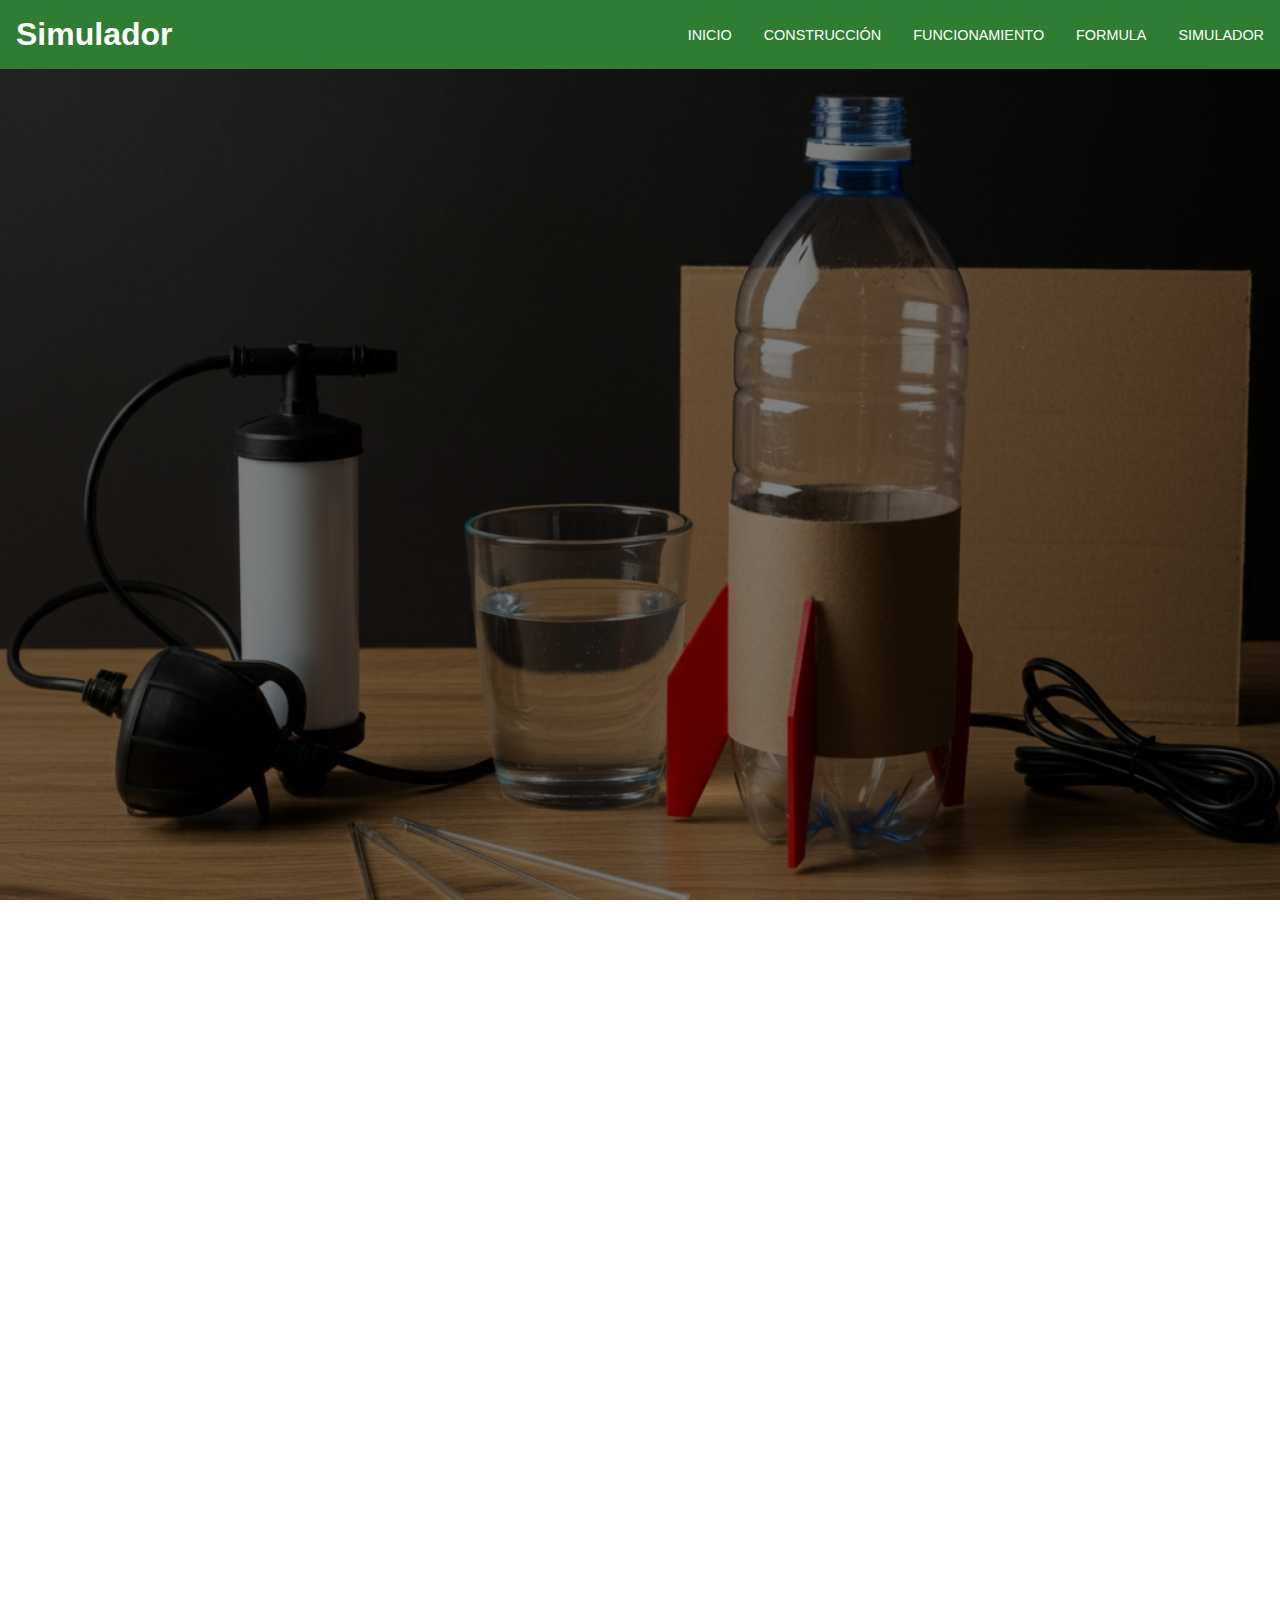
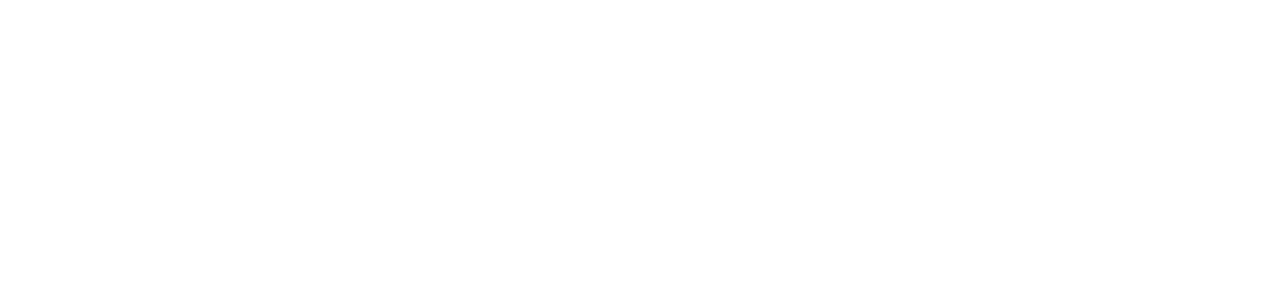
<file: index.html>
<html><head>
<meta charset="UTF-8">
<meta name="viewport" content="width=device-width, initial-scale=1.0">
<title>Bienvenidos</title>
<style>
:root {
  --primary-green: #4CAF50;
  --dark-green: #2E7D32;
  --white: #ffffff;
}

* {
  margin: 0;
  padding: 0;
  box-sizing: border-box;
  font-family: 'Segoe UI', Tahoma, Geneva, Verdana, sans-serif;
}

nav {
  background: var(--dark-green);
  padding: 1rem;
  display: flex;
  justify-content: space-between;
  align-items: center;
  position: fixed;
  width: 100%;
  z-index: 1000;
}

.logo {
  color: var(--white);
  font-size: 2rem;
  font-weight: bold;
}

.hamburger {
  display: none;
  flex-direction: column;
  justify-content: space-between;
  width: 30px;
  height: 20px;
  cursor: pointer;
}

.hamburger span {
  display: block;
  height: 3px;
  width: 100%;
  background-color: var(--white);
  transition: all 0.3s ease;
}

.nav-links {
  display: flex;
  gap: 2rem;
}

.close-menu {
  display: none;
  position: absolute;
  top: 20px;
  right: 20px;
  width: 30px;
  height: 30px;
  cursor: pointer;
}

.close-menu::before,
.close-menu::after {
  content: '';
  position: absolute;
  width: 100%;
  height: 3px;
  background-color: var(--white);
  top: 50%;
  left: 0;
}

.close-menu::before {
  transform: rotate(45deg);
}

.close-menu::after {
  transform: rotate(-45deg);
}

.nav-links a {
  color: var(--white);
  text-decoration: none;
  text-transform: uppercase;
  font-size: 0.9rem;
  transition: color 0.3s ease;
  cursor: pointer;
}

.nav-links a:hover {
  color: #90EE90;
}

.hero {
  width: 100%;
  position: relative;
  background-size: cover;
  background-position: center;
  height: 100vh;
  display: flex;
  flex-direction: column;
  justify-content: center;
  align-items: center;
  text-align: center;
  padding: 2rem;
  color: var(--white);
  background-image: url(imagenes/img.jpg);
}
.hero::before {
  content: ''; /* Necesario para mostrar el pseudo-elemento */
  position: absolute; /* Posiciona el pseudo-elemento sobre el contenedor */
  top: 0;
  left: 0;
  right: 0;
  bottom: 0;
  background-color: rgba(0, 0, 0, 0.5); /* Color negro con opacidad del 50% */
 
}

.hero h1 {
  font-size: 4rem;
  margin-bottom: 1rem;
  text-transform: uppercase;
  letter-spacing: 2px;
  opacity: 0;
  animation: fadeInUp 1s ease forwards;

}

.hero h2 {
  font-size: 3rem;
  margin-bottom: 1rem;
  color: var(--primary-green);
  animation-delay: 0.3s;
  opacity: 0;
  animation: fadeInUp 1s ease forwards;
}

.hero p {
  font-size: 1.5rem;
  margin-bottom: 2rem;
  letter-spacing: 1px;
  animation-delay: 0.6s;
  opacity: 0;
  animation: fadeInUp 1s ease forwards;
}

.hero-buttons {
  display: flex;
  gap: 1.5rem;
  opacity: 0;
  animation: fadeInUp 1s ease forwards;
  animation-delay: 0.9s;
}

.btn {
  padding: 1.2rem 2.5rem;
  border: none;
  border-radius: 50px;
  cursor: pointer;
  font-weight: bold;
  text-transform: uppercase;
  transition: all 0.3s ease;
  letter-spacing: 1px;
}

.btn-primary {
  background: var(--primary-green);
  color: var(--white);
}

.btn-primary:hover {
  background: var(--dark-green);
  transform: translateY(-3px);
}

.btn-secondary {
  background: transparent;
  color: var(--white);
  border: 2px solid var(--white);
}

.btn-secondary:hover {
  background: var(--white);
  color: var(--dark-green);
  transform: translateY(-3px);
}

.features {
  display: flex;
  justify-content: space-around;
  padding: 2.5rem;
  background: var(--white);
  margin-top: -5rem;
  border-radius: 15px;
  box-shadow: 0 5px 30px rgba(0,0,0,0.15);
  max-width: 1200px;
  margin-left: auto;
  margin-right: auto;
  position: relative;
  opacity: 0;
  animation: slideInFromLeft 1s ease forwards;
  animation-delay: 1.2s;
}

.feature-card {
  display: flex;
  flex-direction: column;
  align-items: center;
  text-align: center;
  padding: 1.5rem;
  width: 200px;
  transition: all 0.3s ease;
  background: var(--white);
  border-radius: 15px;
  box-shadow: 0 4px 15px rgba(0,0,0,0.1);
  cursor: pointer;
}

.feature-icon {
  width: 70px;
  height: 70px;
  margin-bottom: 1.5rem;
  transition: all 0.3s ease;
}

.feature-title {
  font-weight: bold;
  margin-bottom: 0.8rem;
  color: #333;
  font-size: 1.2rem;
}

.feature-subtitle {
  font-size: 0.9rem;
  color: #666;
  line-height: 1.4;
}

.feature-card:hover {
  background: var(--primary-green);
  transform: translateY(-10px);
  box-shadow: 0 8px 25px rgba(76, 175, 80, 0.3);
}

.feature-card:hover .feature-icon {
  fill: var(--white);
  transform: scale(1.2);
}

.feature-card:hover .feature-title,
.feature-card:hover .feature-subtitle {
  color: var(--white);
}

.feature-card:hover path {
  fill: var(--white);
}

.about-section {
  padding: 5rem 2rem;
}

.about-content {
  max-width: 1200px;
  margin: 0 auto;
  display: flex;
  gap: 4rem;
  align-items: center;
}

.about-text {
  flex: 1;
}

.about-image {
  flex: 1;
}

.about-image img {
  width: 100%;
  height: auto;
  border-radius: 15px;
  box-shadow: 0 5px 15px rgba(0,0,0,0.1);
}

.about-text h2 {
  color: var(--primary-green);
  font-size: 1.5rem;
  margin-bottom: 1rem;
  opacity: 0;
  animation: fadeInUp 1s ease forwards;
  animation-delay: 0.3s;
}

.about-text h3 {
  font-size: 2.5rem;
  margin-bottom: 1.5rem;
  color: #333;
  opacity: 0;
  animation: fadeInUp 1s ease forwards;
  animation-delay: 0.6s;
}

.about-text p {
  color: #666;
  line-height: 1.6;
  margin-bottom: 2rem;
  opacity: 0;
  animation: fadeInUp 1s ease forwards;
  animation-delay: 0.9s;
}

.about-stats {
  display: flex;
  gap: 3rem;
  margin-bottom: 2rem;
  opacity: 0;
  animation: fadeInUp 1s ease forwards;
  animation-delay: 1.2s;
}

.stat {
  display: flex;
  flex-direction: column;
}

.stat-label {
  color: #666;
  margin-top: 0.5rem;
}

.about-button {
  padding: 1rem 2rem;
  background: var(--primary-green);
  color: white;
  border: none;
  border-radius: 50px;
  font-weight: bold;
  cursor: pointer;
  transition: all 0.3s ease;
  opacity: 0;
  animation: fadeInUp 1s ease forwards;
  animation-delay: 1.5s;
}

.about-image {
  opacity: 0;
  animation: slideInFromRight 1s ease forwards;
  animation-delay: 0.6s;
}

@keyframes slideInFromRight {
  from {
    opacity: 0;
    transform: translateX(100px);
  }
  to {
    opacity: 1;
    transform: translateX(0);
  }
}

@media (max-width: 768px) {
  .hamburger {
    display: flex;
  }

  .nav-links {
    position: fixed;
    top: 0;
    right: -100%;
    height: 100vh;
    width: 250px;
    background: var(--dark-green);
    flex-direction: column;
    padding: 80px 20px;
    transition: right 0.3s ease;
  }

  .nav-links.active {
    right: 0;
  }

  .close-menu {
    display: block;
  }

  .hamburger.active span:nth-child(1) {
    transform: rotate(45deg) translate(5px, 6px);
  }

  .hamburger.active span:nth-child(2) {
    opacity: 0;
  }

  .hamburger.active span:nth-child(3) {
    transform: rotate(-45deg) translate(5px, -6px);
  }

  .features {
    flex-direction: column;
    align-items: center;
    gap: 1.5rem;
    margin: 1rem;
    padding: 1.5rem;
  }

  .feature-card {
    width: 100%;
    max-width: 300px;
  }

  .hero {
    padding: 1rem;
    height: 100vh;
  }
  
  .hero h1 {
    font-size: 2rem;
    margin-bottom: 0.5rem;
  }
  
  .hero h2 {
    font-size: 1.8rem;
    margin-bottom: 0.5rem;
  }
  
  .hero p {
    font-size: 1rem;
    margin-bottom: 1.5rem;
  }
  
  .hero-buttons {
    flex-direction: column;
    width: 100%;
    gap: 1rem;
    padding: 0 1rem;
  }

  .btn {
    width: 100%;
    padding: 1.2rem 2rem;
    margin: 0.5rem 0;
    font-size: 1rem;
    display: flex;
    justify-content: center;
    align-items: center;
    min-height: 50px;
  }

  .about-section {
    padding: 3rem 1rem;
  }
  
  .about-content {
    flex-direction: column;
    gap: 2rem;
  }
  
  .about-text {
    text-align: center;
    padding: 0;
  }
  
  .about-text h2 {
    font-size: 1.3rem;
  }
  
  .about-text h3 {
    font-size: 2rem;
  }
  
  .about-stats {
    justify-content: center;
    flex-wrap: wrap;
    gap: 1.5rem;
  }
  
  .about-button {
    width: 100%;
    padding: 1.2rem 2rem;
    min-height: 50px;
    font-size: 1rem;
    display: flex;
    justify-content: center;
    align-items: center;
    margin-top: 10px;
  }
  
  .about-image {
    width: 100%;
  }
  
  .about-image img {
    width: 100%;
    height: auto;
    border-radius: 10px;
  }
}

@media (max-width: 480px) {
  .hero h1 {
    font-size: 1.8rem;
    padding-top: 80px;
  }
  
  .hero h2 {
    font-size: 1.5rem;
  }
  
  .about-text h3 {
    font-size: 1.8rem;
  }
  
  .nav-links {
    width: 100%;
  }

  .btn {
    padding: 1.2rem 1.5rem;
    font-size: 0.9rem;
  }
}

@keyframes fadeInUp {
  from {
    opacity: 0;
    transform: translateY(30px);
  }
  to {
    opacity: 1;
    transform: translateY(0);
  }
}

@keyframes slideInFromLeft {
  from {
    opacity: 0;
    transform: translateX(-100px);
  }
  to {
    opacity: 1;
    transform: translateX(0);
  }
}
 .content-slide {
    display: none;
    opacity: 0;
    transition: opacity 0.5s ease-in-out;
  }

  .content-slide.active {
    display: block;
    opacity: 1;
  }
</style>
</head>
<body>
  <nav>
    <div class="logo">Simulador</div>
    <div class="hamburger">
      <span></span>
      <span></span>
      <span></span>
    </div>
    <div class="nav-links">
      <div class="close-menu"></div>
      <a href="index.html">Inicio</a>
      <a href="construccion.html">Construcción</a>
      <a href="Funcionamiento1.html">Funcionamiento</a>
      <a href="Formula.html">Formula</a>
      <a href="simulador.html">Simulador</a>
      <!--<a href="integrantes.html">Integrantes</a>-->


      
    </div>
  </nav>

  <section class="hero">
    <h1>Cohete de agua a presion</h1>
    <h2>BIENVENIDOS</h2>
    <p>Podrías explorar todo acerca de esta simulación</p>
   <!-- 
    <div class="hero-buttons">
      <button class="btn btn-primary">Ver más</button>
      <button class="btn btn-secondary">Simulación</button>
    </div>-->
  </section>

  <section class="features">
    <div class="feature-card">
      <a href="Funcionamiento1.html" style="text-decoration: none;">
      <svg class="feature-icon" viewBox="0 0 24 24" fill="var(--primary-green)">
        <!-- Main rocket body -->
        <path d="M12 2C11 3 8.5 5.5 8.5 9.5C8.5 11.8 9.44 13.77 10.5 15C11.2 13.3 12.8 12 12 12C11.2 12 12.8 13.3 13.5 15C14.56 13.77 15.5 11.8 15.5 9.5C15.5 5.5 13 3 12 2Z"/>
        <!-- Rocket window -->
        <circle cx="12" cy="8" r="1.5"/>
        <!-- Side boosters -->
        <path d="M15.5 10L17 14L16 15.5L12 14L8 15.5L7 14L8.5 10"/>
        <!-- Flames -->
        <path d="M10.5 15.5L12 19L13.5 15.5" fill="var(--primary-green)">
          <animate attributeName="d" 
                   dur="0.5s"
                   repeatCount="indefinite"
                   values="M10.5 15.5L12 19L13.5 15.5;
                           M10.5 15.5L12 20L13.5 15.5;
                           M10.5 15.5L12 19L13.5 15.5"/>
        </path>
      </svg>
      <h3 class="feature-title">Como funciona</h3>
      <p class="feature-subtitle">El funcionamiento</p>
       </a>
    </div>

    <div class="feature-card">

      <a href="construccion.html" style="text-decoration: none;">
      <svg class="feature-icon" viewBox="0 0 24 24" fill="var(--primary-green)">
        <path d="M21.71 20.29L20.29 21.71A1 1 0 0 1 18.88 21.71L7 9.85A3.81 3.81 0 0 1 6 10A4 4 0 0 1 2.22 4.7L4.76 7.24L5.29 6.71L6.71 5.29L7.24 4.76L4.7 2.22A4 4 0 0 1 10 6A3.81 3.81 0 0 1 9.85 7L21.71 18.88A1 1 0 0 1 21.71 20.29M2.29 18.88A1 1 0 0 0 2.29 20.29L3.71 21.71A1 1 0 0 0 5.12 21.71L10.59 16.25L7.76 13.42M20 2L16 4V6L13.83 8.17L15.83 10.17L18 8H20L22 4Z"/>
      </svg>
      <h3 class="feature-title">Pasos para la construccion</h3>
      <p class="feature-subtitle">Podrás ver la construcción básica del cohete</p>
      </a>
    </div>

    <div class="feature-card">
      <a href="Formula.html" style="text-decoration: none;">
      <svg class="feature-icon" viewBox="0 0 24 24" fill="var(--primary-green)">
        <path d="M3,4H21V8H3V4M3,10H21V14H3V10M3,16H21V20H3V16Z"/>
      </svg>
      <h3 class="feature-title">Formulas</h3>
      <p class="feature-subtitle">Formulas para calcular</p>
    </a>
    </div>

    <div class="feature-card">
      <a href="simulador.html" style="text-decoration: none;">
      <svg class="feature-icon" viewBox="0 0 24 24" fill="var(--primary-green)">
        <path d="M3,12H7A5,5 0 0,1 12,7A5,5 0 0,1 17,12H21A1,1 0 0,1 22,13A1,1 0 0,1 21,14H3A1,1 0 0,1 2,13A1,1 0 0,1 3,12M15,12A3,3 0 0,0 12,9A3,3 0 0,0 9,12H15M12,2L14.39,5.42C13.65,5.15 12.84,5 12,5C11.16,5 10.35,5.15 9.61,5.42L12,2M3.34,7L7.5,6.65C6.9,7.16 6.36,7.78 5.94,8.5C5.5,9.24 5.25,10 5.11,10.79L3.34,7M20.65,7L18.88,10.79C18.74,10 18.47,9.23 18.05,8.5C17.63,7.78 17.1,7.15 16.5,6.64L20.65,7M12.71,20.71L15.82,17.6C16.21,17.21 16.21,16.57 15.82,16.18C15.43,15.79 14.8,15.79 14.41,16.18L12,18.59L9.59,16.18C9.2,15.79 8.57,15.79 8.18,16.18C7.79,16.57 7.79,17.21 8.18,17.6L11.29,20.71C11.68,21.1 12.32,21.1 12.71,20.71Z"/>
      </svg>
      <h3 class="feature-title" >Simulador</h3>
      <p class="feature-subtitle">Podras ver el simulador</p>
      </a>
    </div>

     <!--<div class="feature-card">
       <a href="integrantes.html" style="text-decoration: none;">
      <svg class="feature-icon" viewBox="0 0 24 24" fill="var(--primary-green)">
    <path d="M12 12c2.21 0 4-1.79 4-4s-1.79-4-4-4-4 1.79-4 4 1.79 4 4 4zm0 2c-3.31 0-10 1.67-10 5v2h20v-2c0-3.33-6.69-5-10-5z"/>
</svg>
      <h3 class="feature-title">Integrantes</h3>
      <p class="feature-subtitle">Integrantes encargados en realizar el simulador</p>
    </div>
  </a>
  -->
  </section>

  <section class="about-section">
    <div class="about-content">
  <div class="about-text">
    <h2>Concepto Básico</h2>
    <div class="content-slide active" id="slide-1">
      <h3>Cohete Propulsado por Aire y Agua</h3>
      <p>Un cohete propulsado por aire y agua utiliza la presión del aire comprimido para expulsar agua y generar impulso. Al liberar el tapón, el aire empuja el agua hacia abajo, lo que eleva el cohete hacia arriba.</p>
    </div>
    <div class="content-slide" id="slide-2">
      <h3>Funcionamiento del Cohete</h3>
      <p>El cohete se eleva debido a la tercera ley de Newton, donde cada acción tiene una reacción igual y opuesta. La presión del aire genera fuerza en sentido contrario al agua expulsada.</p>
    </div>
    <button class="about-button" onclick="prevSlide()">Atrás</button>
    <button class="about-button" onclick="nextSlide()">Siguiente</button>
  </div>
  <div class="about-image">
    <img src="imagenes/img2.jpg" alt="Nature conservation image" width="500" height="400">
  </div>
</div>
  </section>

  <script>
    const hamburger = document.querySelector('.hamburger');
    const navLinks = document.querySelector('.nav-links');
    const closeMenu = document.querySelector('.close-menu');

    hamburger.addEventListener('click', () => {
      hamburger.classList.toggle('active');
      navLinks.classList.toggle('active');
    });

    closeMenu.addEventListener('click', () => {
      hamburger.classList.remove('active');
      navLinks.classList.remove('active');
    });

    document.querySelectorAll('.nav-links a').forEach(link => {
      link.addEventListener('click', () => {
        hamburger.classList.remove('active');
        navLinks.classList.remove('active');
      });
    });

    document.querySelectorAll('a[href^="#"]').forEach(anchor => {
      anchor.addEventListener('click', function (e) {
        e.preventDefault();
        document.querySelector(this.getAttribute('href')).scrollIntoView({
          behavior: 'smooth'
        });
      });
    });

    window.addEventListener('scroll', () => {
      const nav = document.querySelector('nav');
      if (window.scrollY > 50) {
        nav.style.background = 'rgba(46, 125, 50, 0.95)';
        nav.style.boxShadow = '0 2px 10px rgba(0,0,0,0.1)';
      } else {
        nav.style.background = 'var(--dark-green)';
        nav.style.boxShadow = 'none';
      }
    });

    const observerOptions = {
      threshold: 0.2
    };

    const observer = new IntersectionObserver((entries) => {
      entries.forEach(entry => {
        if (entry.isIntersecting) {
          entry.target.style.animationPlayState = 'running';
        }
      });
    }, observerOptions);

    const animatedElements = document.querySelectorAll('.about-text h2, .about-text h3, .about-text p, .about-stats, .about-button, .about-image');

    animatedElements.forEach(el => {
      el.style.animationPlayState = 'paused';
      observer.observe(el);
    });
  </script>
  <script>
  let currentSlide = 1;

  function showSlide(slideNumber) {
    const slides = document.querySelectorAll('.content-slide');
    slides.forEach(slide => slide.classList.remove('active'));
    slides[slideNumber - 1].classList.add('active');
  }

  function nextSlide() {
    currentSlide = currentSlide === 2 ? 1 : currentSlide + 1;
    showSlide(currentSlide);
  }

  function prevSlide() {
    currentSlide = currentSlide === 1 ? 2 : currentSlide - 1;
    showSlide(currentSlide);
  }
</script>
</body></html>
</file>
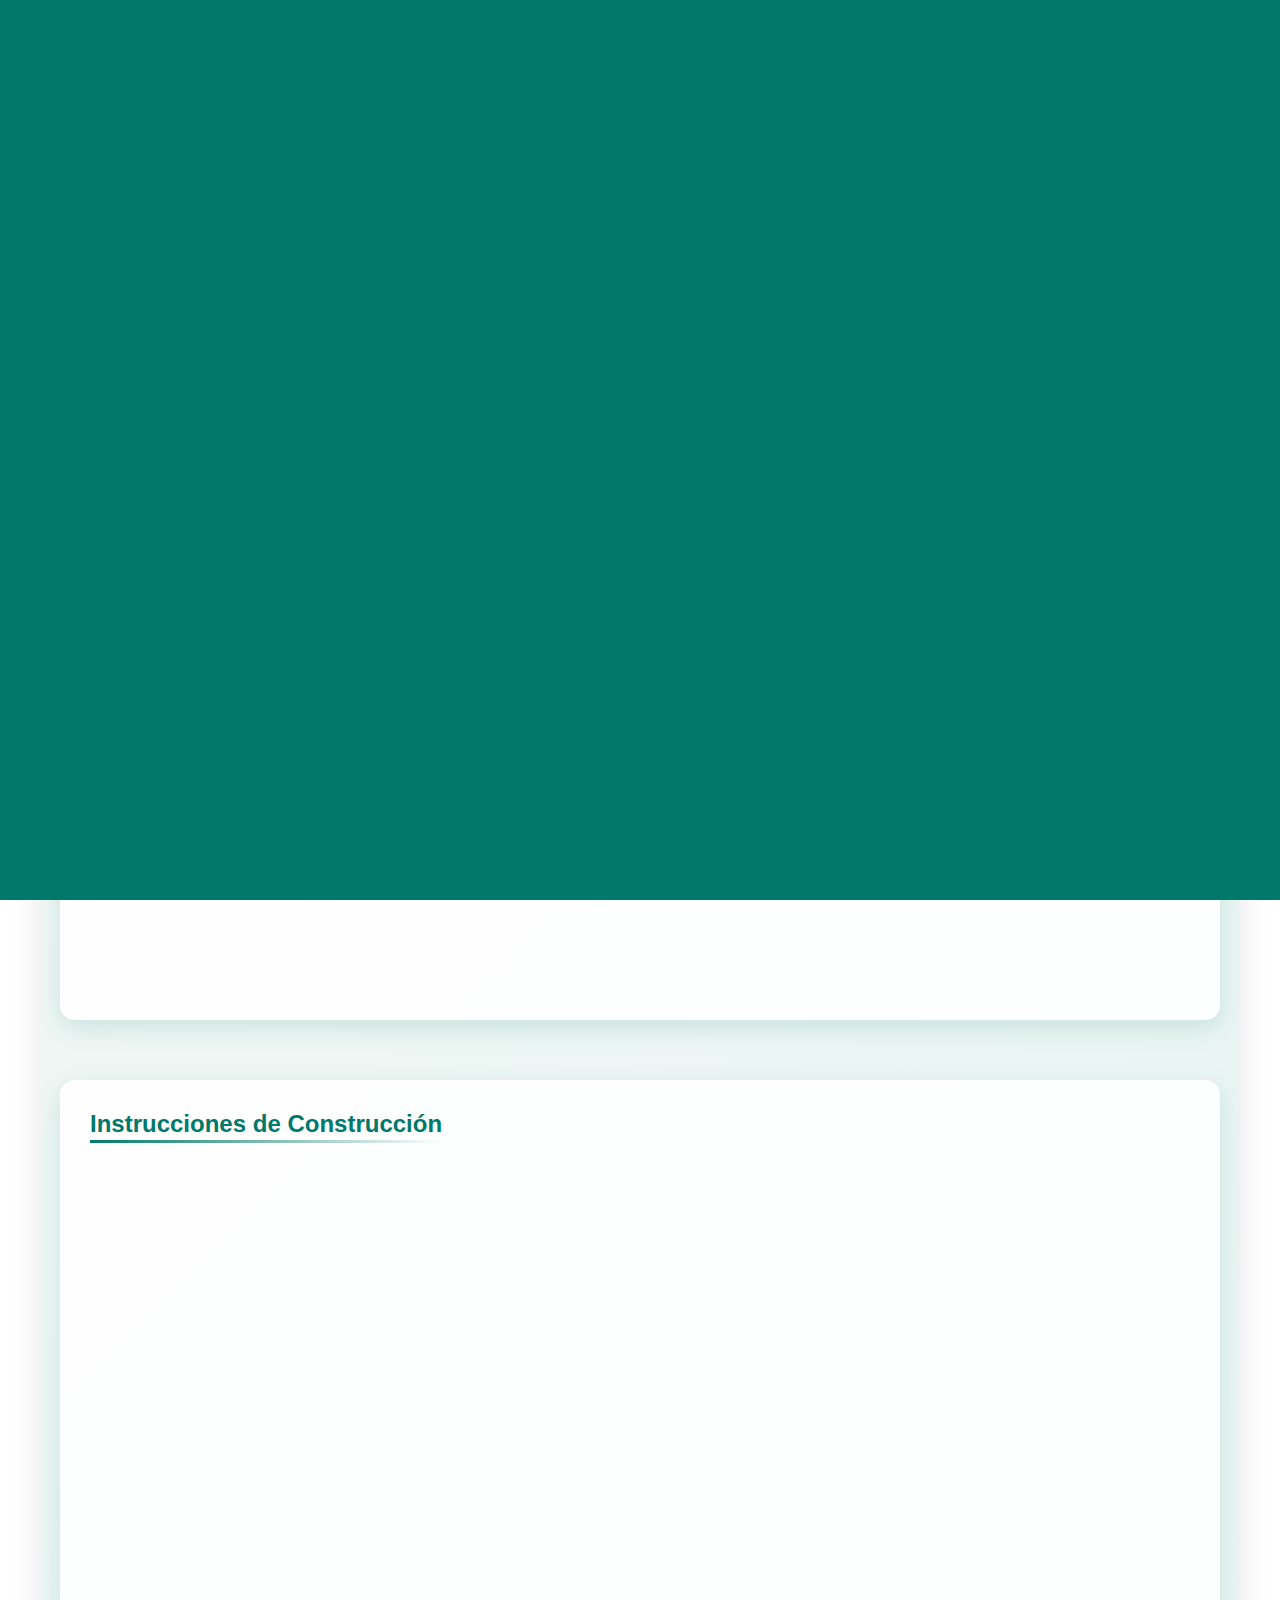
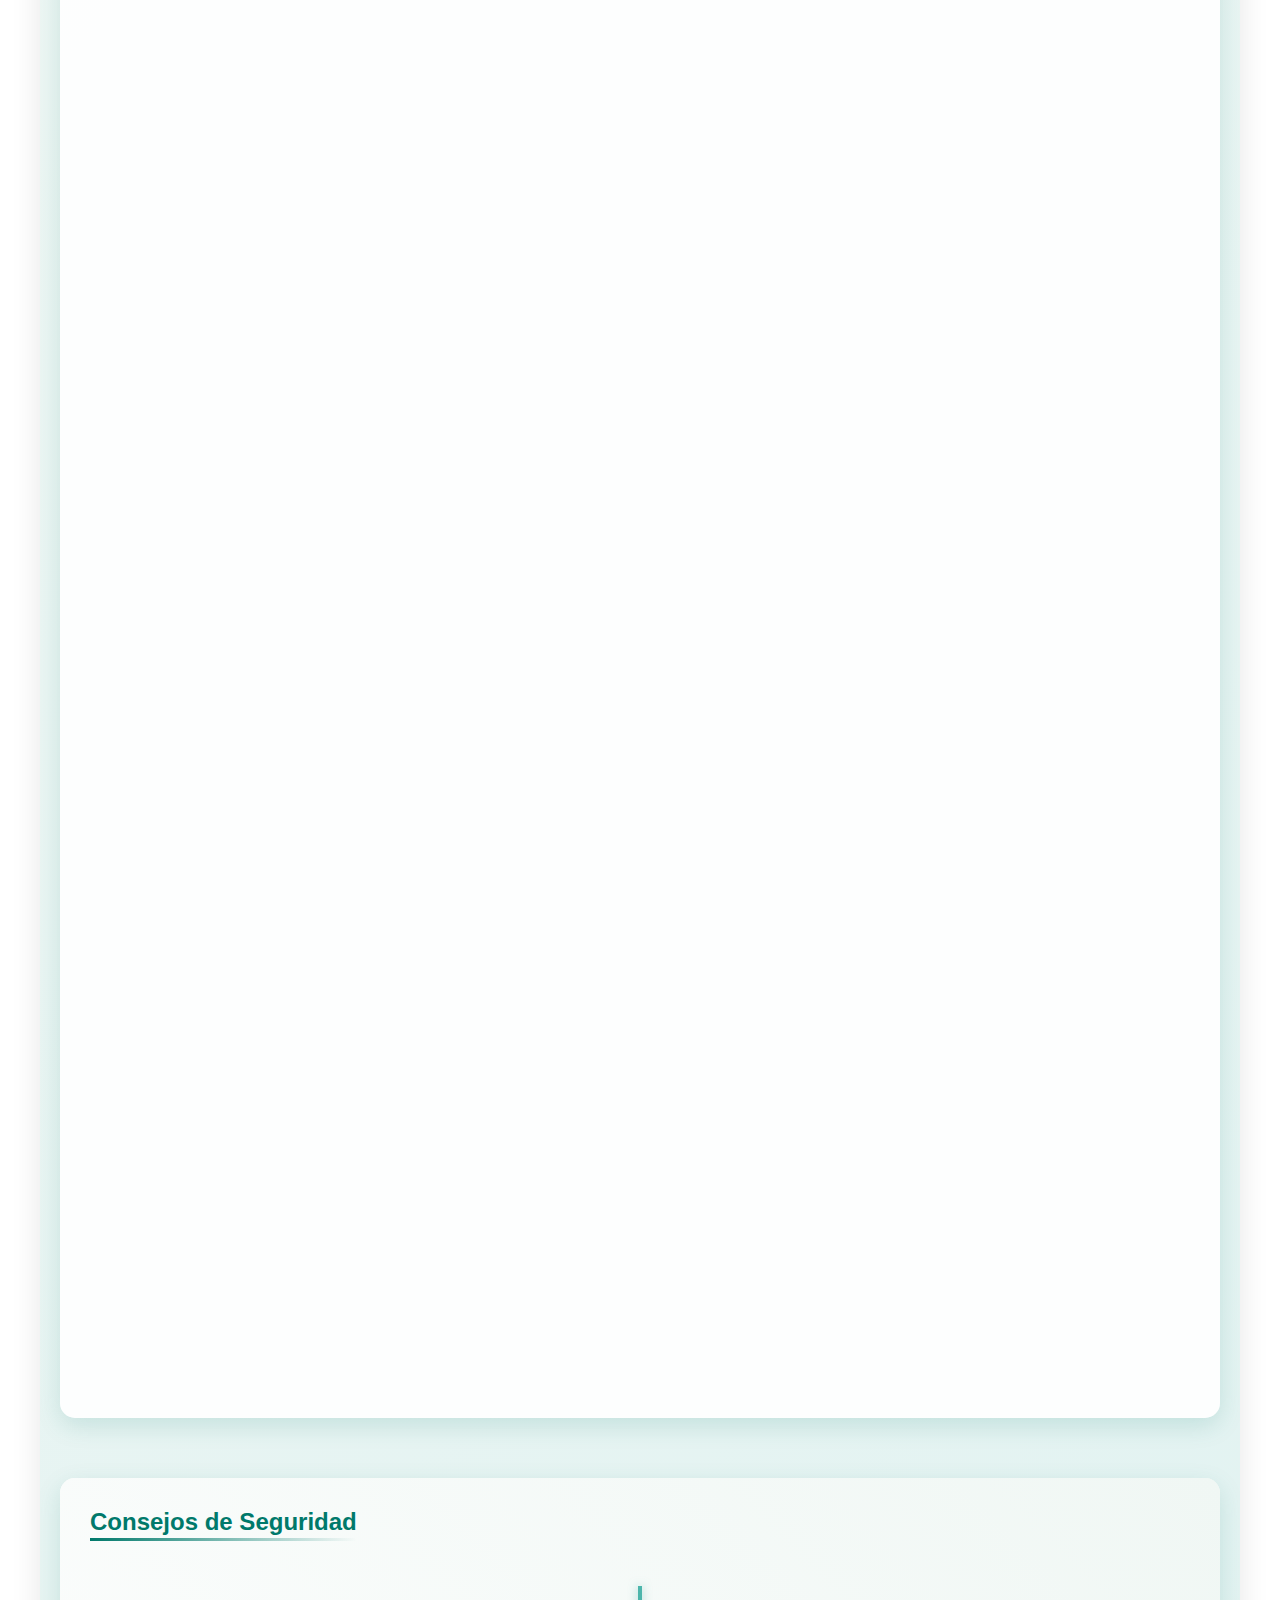
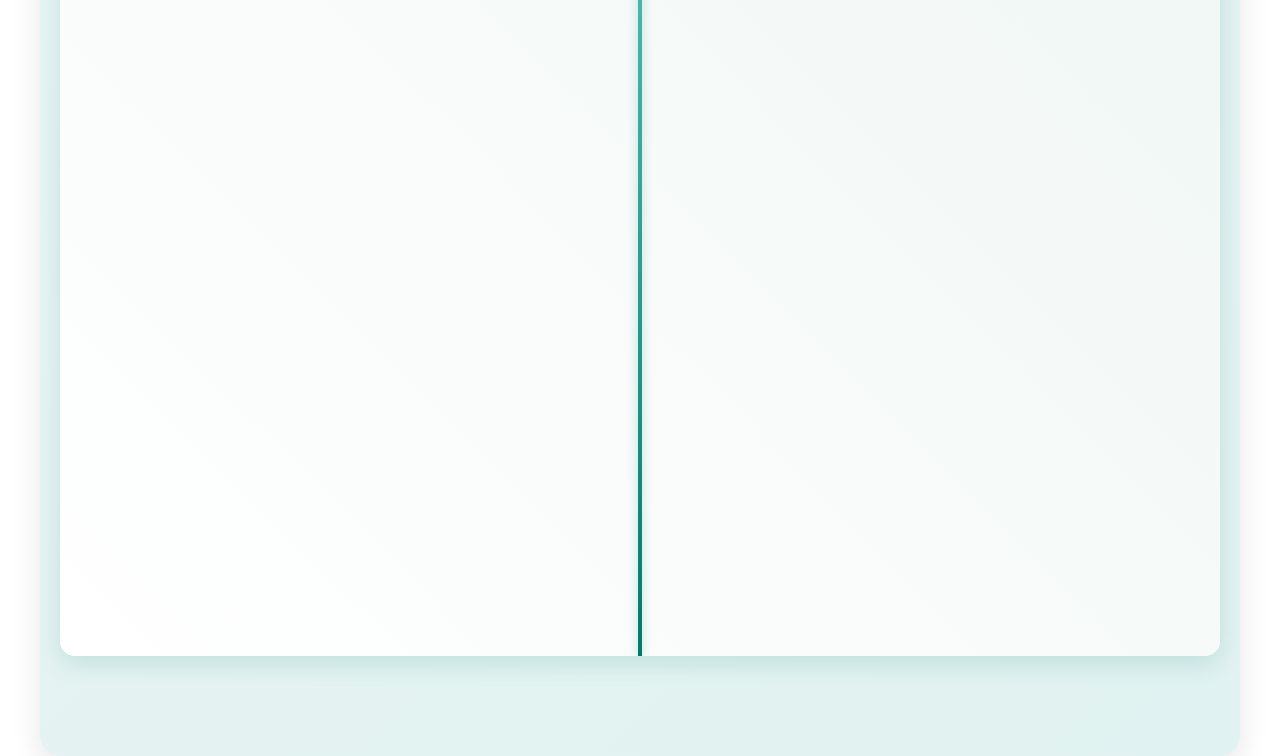
<file: construccion.html>
<html><head>
<meta charset="UTF-8">
<meta name="viewport" content="width=device-width, initial-scale=1.0">
<title>Construcción</title>
<link rel="stylesheet" type="text/css" href="css/style4.css">
<style>
:root {
  --primary-green: #4CAF50;
  --dark-green: #2E7D32;
  --white: #ffffff;
}

* {
  margin: 0;
  padding: 0;
  box-sizing: border-box;
  font-family: 'Segoe UI', Tahoma, Geneva, Verdana, sans-serif;
}

nav {
  background: var(--dark-green);
  padding: 1rem;
  display: flex;
  justify-content: space-between;
  align-items: center;
  position: fixed;
  width: 100%;
  z-index: 1000;
}

.logo {
  color: var(--white);
  font-size: 2rem;
  font-weight: bold;
}

.hamburger {
  display: none;
  flex-direction: column;
  justify-content: space-between;
  width: 30px;
  height: 20px;
  cursor: pointer;
}

.hamburger span {
  display: block;
  height: 3px;
  width: 100%;
  background-color: var(--white);
  transition: all 0.3s ease;
}

.nav-links {
  display: flex;
  gap: 2rem;
}

.close-menu {
  display: none;
  position: absolute;
  top: 20px;
  right: 20px;
  width: 30px;
  height: 30px;
  cursor: pointer;
}

.close-menu::before,
.close-menu::after {
  content: '';
  position: absolute;
  width: 100%;
  height: 3px;
  background-color: var(--white);
  top: 50%;
  left: 0;
}

.close-menu::before {
  transform: rotate(45deg);
}

.close-menu::after {
  transform: rotate(-45deg);
}

.nav-links a {
  color: var(--white);
  text-decoration: none;
  text-transform: uppercase;
  font-size: 0.9rem;
  transition: color 0.3s ease;
  cursor: pointer;
}

.nav-links a:hover {
  color: #90EE90;
}



.btn {
  padding: 1.2rem 2.5rem;
  border: none;
  border-radius: 50px;
  cursor: pointer;
  font-weight: bold;
  text-transform: uppercase;
  transition: all 0.3s ease;
  letter-spacing: 1px;
}

.btn-primary {
  background: var(--primary-green);
  color: var(--white);
}

.btn-primary:hover {
  background: var(--dark-green);
  transform: translateY(-3px);
}

.btn-secondary {
  background: transparent;
  color: var(--white);
  border: 2px solid var(--white);
}

.btn-secondary:hover {
  background: var(--white);
  color: var(--dark-green);
  transform: translateY(-3px);
}

.features {
  display: flex;
  justify-content: space-around;
  padding: 2.5rem;
  background: var(--white);
  margin-top: -5rem;
  border-radius: 15px;
  box-shadow: 0 5px 30px rgba(0,0,0,0.15);
  max-width: 1200px;
  margin-left: auto;
  margin-right: auto;
  position: relative;
  opacity: 0;
  animation: slideInFromLeft 1s ease forwards;
  animation-delay: 1.2s;
}

.feature-card {
  display: flex;
  flex-direction: column;
  align-items: center;
  text-align: center;
  padding: 1.5rem;
  width: 200px;
  transition: all 0.3s ease;
  background: var(--white);
  border-radius: 15px;
  box-shadow: 0 4px 15px rgba(0,0,0,0.1);
  cursor: pointer;
}

.feature-icon {
  width: 70px;
  height: 70px;
  margin-bottom: 1.5rem;
  transition: all 0.3s ease;
}

.feature-title {
  font-weight: bold;
  margin-bottom: 0.8rem;
  color: #333;
  font-size: 1.2rem;
}

.feature-subtitle {
  font-size: 0.9rem;
  color: #666;
  line-height: 1.4;
}

.feature-card:hover {
  background: var(--primary-green);
  transform: translateY(-10px);
  box-shadow: 0 8px 25px rgba(76, 175, 80, 0.3);
}

.feature-card:hover .feature-icon {
  fill: var(--white);
  transform: scale(1.2);
}

.feature-card:hover .feature-title,
.feature-card:hover .feature-subtitle {
  color: var(--white);
}

.feature-card:hover path {
  fill: var(--white);
}

.about-section {
  padding: 5rem 2rem;
}

.about-content {
  max-width: 1200px;
  margin: 0 auto;
  display: flex;
  gap: 4rem;
  align-items: center;
}

.about-text {
  flex: 1;
}

.about-image {
  flex: 1;
}

.about-image img {
  width: 100%;
  height: auto;
  border-radius: 15px;
  box-shadow: 0 5px 15px rgba(0,0,0,0.1);
}

.about-text h2 {
  color: var(--primary-green);
  font-size: 1.5rem;
  margin-bottom: 1rem;
  opacity: 0;
  animation: fadeInUp 1s ease forwards;
  animation-delay: 0.3s;
}

.about-text h3 {
  font-size: 2.5rem;
  margin-bottom: 1.5rem;
  color: #333;
  opacity: 0;
  animation: fadeInUp 1s ease forwards;
  animation-delay: 0.6s;
}

.about-text p {
  color: #666;
  line-height: 1.6;
  margin-bottom: 2rem;
  opacity: 0;
  animation: fadeInUp 1s ease forwards;
  animation-delay: 0.9s;
}

.about-stats {
  display: flex;
  gap: 3rem;
  margin-bottom: 2rem;
  opacity: 0;
  animation: fadeInUp 1s ease forwards;
  animation-delay: 1.2s;
}

.stat {
  display: flex;
  flex-direction: column;
}

.stat-label {
  color: #666;
  margin-top: 0.5rem;
}

.about-button {
  padding: 1rem 2rem;
  background: var(--primary-green);
  color: white;
  border: none;
  border-radius: 50px;
  font-weight: bold;
  cursor: pointer;
  transition: all 0.3s ease;
  opacity: 0;
  animation: fadeInUp 1s ease forwards;
  animation-delay: 1.5s;
}

.about-image {
  opacity: 0;
  animation: slideInFromRight 1s ease forwards;
  animation-delay: 0.6s;
}

@keyframes slideInFromRight {
  from {
    opacity: 0;
    transform: translateX(100px);
  }
  to {
    opacity: 1;
    transform: translateX(0);
  }
}

@media (max-width: 768px) {
  .hamburger {
    display: flex;
  }

  .nav-links {
    position: fixed;
    top: 0;
    right: -100%;
    height: 100vh;
    width: 250px;
    background: var(--dark-green);
    flex-direction: column;
    padding: 80px 20px;
    transition: right 0.3s ease;
  }

  .nav-links.active {
    right: 0;
  }

  .close-menu {
    display: block;
  }

  .hamburger.active span:nth-child(1) {
    transform: rotate(45deg) translate(5px, 6px);
  }

  .hamburger.active span:nth-child(2) {
    opacity: 0;
  }

  .hamburger.active span:nth-child(3) {
    transform: rotate(-45deg) translate(5px, -6px);
  }

  .features {
    flex-direction: column;
    align-items: center;
    gap: 1.5rem;
    margin: 1rem;
    padding: 1.5rem;
  }

  .feature-card {
    width: 100%;
    max-width: 300px;
  }

  .hero {
    padding: 1rem;
    height: 100vh;
  }
  
  .hero h1 {
    font-size: 2rem;
    margin-bottom: 0.5rem;
  }
  
  .hero h2 {
    font-size: 1.8rem;
    margin-bottom: 0.5rem;
  }
  
  .hero p {
    font-size: 1rem;
    margin-bottom: 1.5rem;
  }
  
  .hero-buttons {
    flex-direction: column;
    width: 100%;
    gap: 1rem;
    padding: 0 1rem;
  }

  .btn {
    width: 100%;
    padding: 1.2rem 2rem;
    margin: 0.5rem 0;
    font-size: 1rem;
    display: flex;
    justify-content: center;
    align-items: center;
    min-height: 50px;
  }

  .about-section {
    padding: 3rem 1rem;
  }
  
  .about-content {
    flex-direction: column;
    gap: 2rem;
  }
  
  .about-text {
    text-align: center;
    padding: 0;
  }
  
  .about-text h2 {
    font-size: 1.3rem;
  }
  
  .about-text h3 {
    font-size: 2rem;
  }
  
  .about-stats {
    justify-content: center;
    flex-wrap: wrap;
    gap: 1.5rem;
  }
  
  .about-button {
    width: 100%;
    padding: 1.2rem 2rem;
    min-height: 50px;
    font-size: 1rem;
    display: flex;
    justify-content: center;
    align-items: center;
  }
  
  .about-image {
    width: 100%;
  }
  
  .about-image img {
    width: 100%;
    height: auto;
    border-radius: 10px;
  }
}

@media (max-width: 480px) {
  .hero h1 {
    font-size: 1.8rem;
    padding-top: 80px;
  }
  
  .hero h2 {
    font-size: 1.5rem;
  }
  
  .about-text h3 {
    font-size: 1.8rem;
  }
  
  .nav-links {
    width: 100%;
  }

  .btn {
    padding: 1.2rem 1.5rem;
    font-size: 0.9rem;
  }
}

@keyframes fadeInUp {
  from {
    opacity: 0;
    transform: translateY(30px);
  }
  to {
    opacity: 1;
    transform: translateY(0);
  }
}

@keyframes slideInFromLeft {
  from {
    opacity: 0;
    transform: translateX(-100px);
  }
  to {
    opacity: 1;
    transform: translateX(0);
  }
}

</style>
</head>
<body>
  <nav>
    <div class="logo">Simulador</div>
    <div class="hamburger">
      <span></span>
      <span></span>
      <span></span>
    </div>
    <div class="nav-links">
      <div class="close-menu"></div>
    <a href="index.html">Inicio</a>
      <a href="construccion.html">Construcción</a>
      <a href="Funcionamiento1.html">Funcionamiento</a>
      <a href="Formula.html">Formula</a>
      <a href="simulador.html">Simulador</a>
      <!--<a href="integrantes.html">Integrantes</a>-->
      
    </div>
  </nav>
  <div class="page-transition"></div>

<div class="hero">
  <div class="hero-content">
    <h1>Cohete de Agua a Presión</h1>
    <p>Una guía completa para construir tu propio cohete propulsado por agua</p>
  </div>
</div>

<div class="content">
  <div class="section">
    <h2>Materiales Necesarios</h2>
    <div class="materials-list">
      <div class="material-card">
        <h3>Básicos</h3>
        <ul>
          <li>Botella de plástico (1.5 a 2 litros) opcional</li>
          <li>Tapón de corcho o goma</li>
          <li>Válvula de neumático de bicicleta (opcional)</li>
          <li>Bomba de aire</li>
        </ul>
      </div>
      <div class="material-card">
        <h3>Estructura</h3>
        <ul>
          <li>Cartón</li>
          <li>Cinta adhesiva resistente</li>
          <li>Tijeras</li>
          <li>Pegamento resistente al agua</li>
        </ul>
      </div>
      <div class="material-card">
        <h3>Opcionales</h3>
        <ul>
          <li>Pintura en aerosol</li>
          <li>Decoraciones</li>
          <li>Base de lanzamiento</li>
        </ul>
      </div>
    </div>
  </div>

  <div class="section">
    <h2>Instrucciones de Construcción</h2>
    <div class="steps">
      <div class="step">
        <div class="step-content">
          <h3>Preparación de la Botella</h3>
          <p>Limpiar y secar completamente la botella. Asegurarse de que no tenga daños ni grietas. La botella será el cuerpo principal del cohete.</p>
        </div>
        <div class="step-image">
          <img alt="Botella de plástico limpia de 2 litros siendo inspeccionada para construcción de cohete, fotografía instructiva" src="imagenes/botellon.jpg" width="800" height="200">
        </div>
      </div>

      <div class="step">
        <div class="step-content">
          <h3>Sistema de Propulsión</h3>
          <p>Hacer un agujero en el centro del tapón del tamaño de la válvula de la bicicleta. Insertar la válvula y sellar bien con pegamento resistente al agua.</p>
        </div>
        <div class="step-image">
          <img alt="Válvula de bicicleta siendo insertada en tapón de corcho, primer plano detallado" src="imagenes/tapa.jpg" width="800" height="200">
        </div>
      </div>

      <div class="step">
        <div class="step-content">
          <h3>Aletas Estabilizadoras</h3>
          <p>Cortar tres o cuatro aletas triangulares del cartón corrugado. Las dimensiones recomendadas son 15cm de base y 10cm de altura. Pegarlas equidistantes alrededor de la base de la botella.</p>
        </div>
        <div class="step-image">
          <img alt="Aletas de cartón triangulares siendo pegadas a la botella, vista de proceso de construcción" src="imagenes/carton.jpg" width="800" height="200">
        </div>
      </div>

      <div class="step">
        <div class="step-content">
          <h3>Punta del Cohete</h3>
          <p>Crear un cono con cartón para la punta del cohete. Debe encajar perfectamente en la parte superior de la botella. Sellar con cinta adhesiva resistente.</p>
        </div>
        <div class="step-image">
          <img alt="Cono de cartón siendo ajustado en la parte superior de la botella, fotografía del proceso" src="imagenes/cono.jpg" width="800" height="200">
        </div>
      </div>

      <div class="step">
        <div class="step-content">
          <h3>Ensamblaje Final</h3>
          <p>Asegurar todas las piezas con cinta adhesiva resistente. Verificar que no haya fugas en ninguna unión. Opcionalmente, pintar y decorar el cohete.</p>
        </div>
        <div class="step-image">
          <img alt="Cohete de agua completamente ensamblado y decorado, fotografía del producto final" src="imagenes/botella.jpg" width="800" height="200">
        </div>
      </div>
      <div class="step">
        <div class="step-content">
          <h3>Lanzamiento</h3>
          <p>Conecta la bomba de aire a la válvula de la bicicleta o del auto. Asegúrate de que todo esté bien ajustado y añade la cantidad adecuada de agua para el lanzamiento.</p>
        </div>
        <div class="step-image">
          <img alt="Cono de cartón siendo ajustado en la parte superior de la botella, fotografía del proceso" src="imagenes/bomba.jpg" width="800" height="200">
        </div>
      </div>
    </div>
  </div>

  <div class="section safety-section">
    <div class="circle-container"></div>
    <h2>Consejos de Seguridad</h2>
    <div class="safety-timeline">
      <div class="safety-item">
        <div class="safety-content">
          <h3>Área de Lanzamiento</h3>
          <p>Siempre lanzar en áreas abiertas y despejadas</p>
        </div>
      </div>
      
      <div class="safety-item">
        <div class="safety-content">
          <h3>Distancia</h3>
          <p>Mantener una distancia segura durante el lanzamiento</p>
        </div>
      </div>
      
      <div class="safety-item">
        <div class="safety-content">
          <h3>Presión</h3>
          <p>No exceder los 500 kpa de presión</p>
        </div>
      </div>
      
      <div class="safety-item">
        <div class="safety-content">
          <h3>Protección</h3>
          <p>Usar protección ocular</p>
        </div>
      </div>
      
      <div class="safety-item">
        <div class="safety-content">
          <h3>Dirección</h3>
          <p>No apuntar el cohete hacia personas o animales</p>
        </div>
      </div>
    </div>
  </div>
</div>

<script>
document.addEventListener('DOMContentLoaded', function() {
  document.body.style.overflow = 'hidden';
  setTimeout(() => {
    document.body.style.overflow = 'auto';
  }, 1500);

  const container = document.createElement('div');
  container.className = 'circle-container';
  document.querySelector('.safety-section').prepend(container);

  // Create more circles initially
  for (let i = 0; i < 20; i++) {
    createCircle(container);
  }

  // Create new circles more frequently
  setInterval(() => createCircle(container), 1000);
});

function createCircle(container) {
  const circle = document.createElement('div');
  circle.className = 'circle';
  
  // Random size between 20 and 80px
  const size = Math.random() * 60 + 20;
  circle.style.width = `${size}px`;
  circle.style.height = `${size}px`;
  
  // Random position along the bottom
  circle.style.left = `${Math.random() * 100}%`;
  circle.style.bottom = '-100px';
  
  // Add random delay
  circle.style.animationDelay = `${Math.random() * 5}s`;
  
  container.appendChild(circle);
  
  // Remove circle after animation completes
  circle.addEventListener('animationend', () => {
    circle.remove();
  });
}
</script>

  

  <script>
    const hamburger = document.querySelector('.hamburger');
    const navLinks = document.querySelector('.nav-links');
    const closeMenu = document.querySelector('.close-menu');

    hamburger.addEventListener('click', () => {
      hamburger.classList.toggle('active');
      navLinks.classList.toggle('active');
    });

    closeMenu.addEventListener('click', () => {
      hamburger.classList.remove('active');
      navLinks.classList.remove('active');
    });

    document.querySelectorAll('.nav-links a').forEach(link => {
      link.addEventListener('click', () => {
        hamburger.classList.remove('active');
        navLinks.classList.remove('active');
      });
    });

    document.querySelectorAll('a[href^="#"]').forEach(anchor => {
      anchor.addEventListener('click', function (e) {
        e.preventDefault();
        document.querySelector(this.getAttribute('href')).scrollIntoView({
          behavior: 'smooth'
        });
      });
    });

    window.addEventListener('scroll', () => {
      const nav = document.querySelector('nav');
      if (window.scrollY > 50) {
        nav.style.background = 'rgba(46, 125, 50, 0.95)';
        nav.style.boxShadow = '0 2px 10px rgba(0,0,0,0.1)';
      } else {
        nav.style.background = 'var(--dark-green)';
        nav.style.boxShadow = 'none';
      }
    });

    const observerOptions = {
      threshold: 0.2
    };

    const observer = new IntersectionObserver((entries) => {
      entries.forEach(entry => {
        if (entry.isIntersecting) {
          entry.target.style.animationPlayState = 'running';
        }
      });
    }, observerOptions);

    const animatedElements = document.querySelectorAll('.about-text h2, .about-text h3, .about-text p, .about-stats, .about-button, .about-image');

    animatedElements.forEach(el => {
      el.style.animationPlayState = 'paused';
      observer.observe(el);
    });
  </script>
</body></html>
</file>
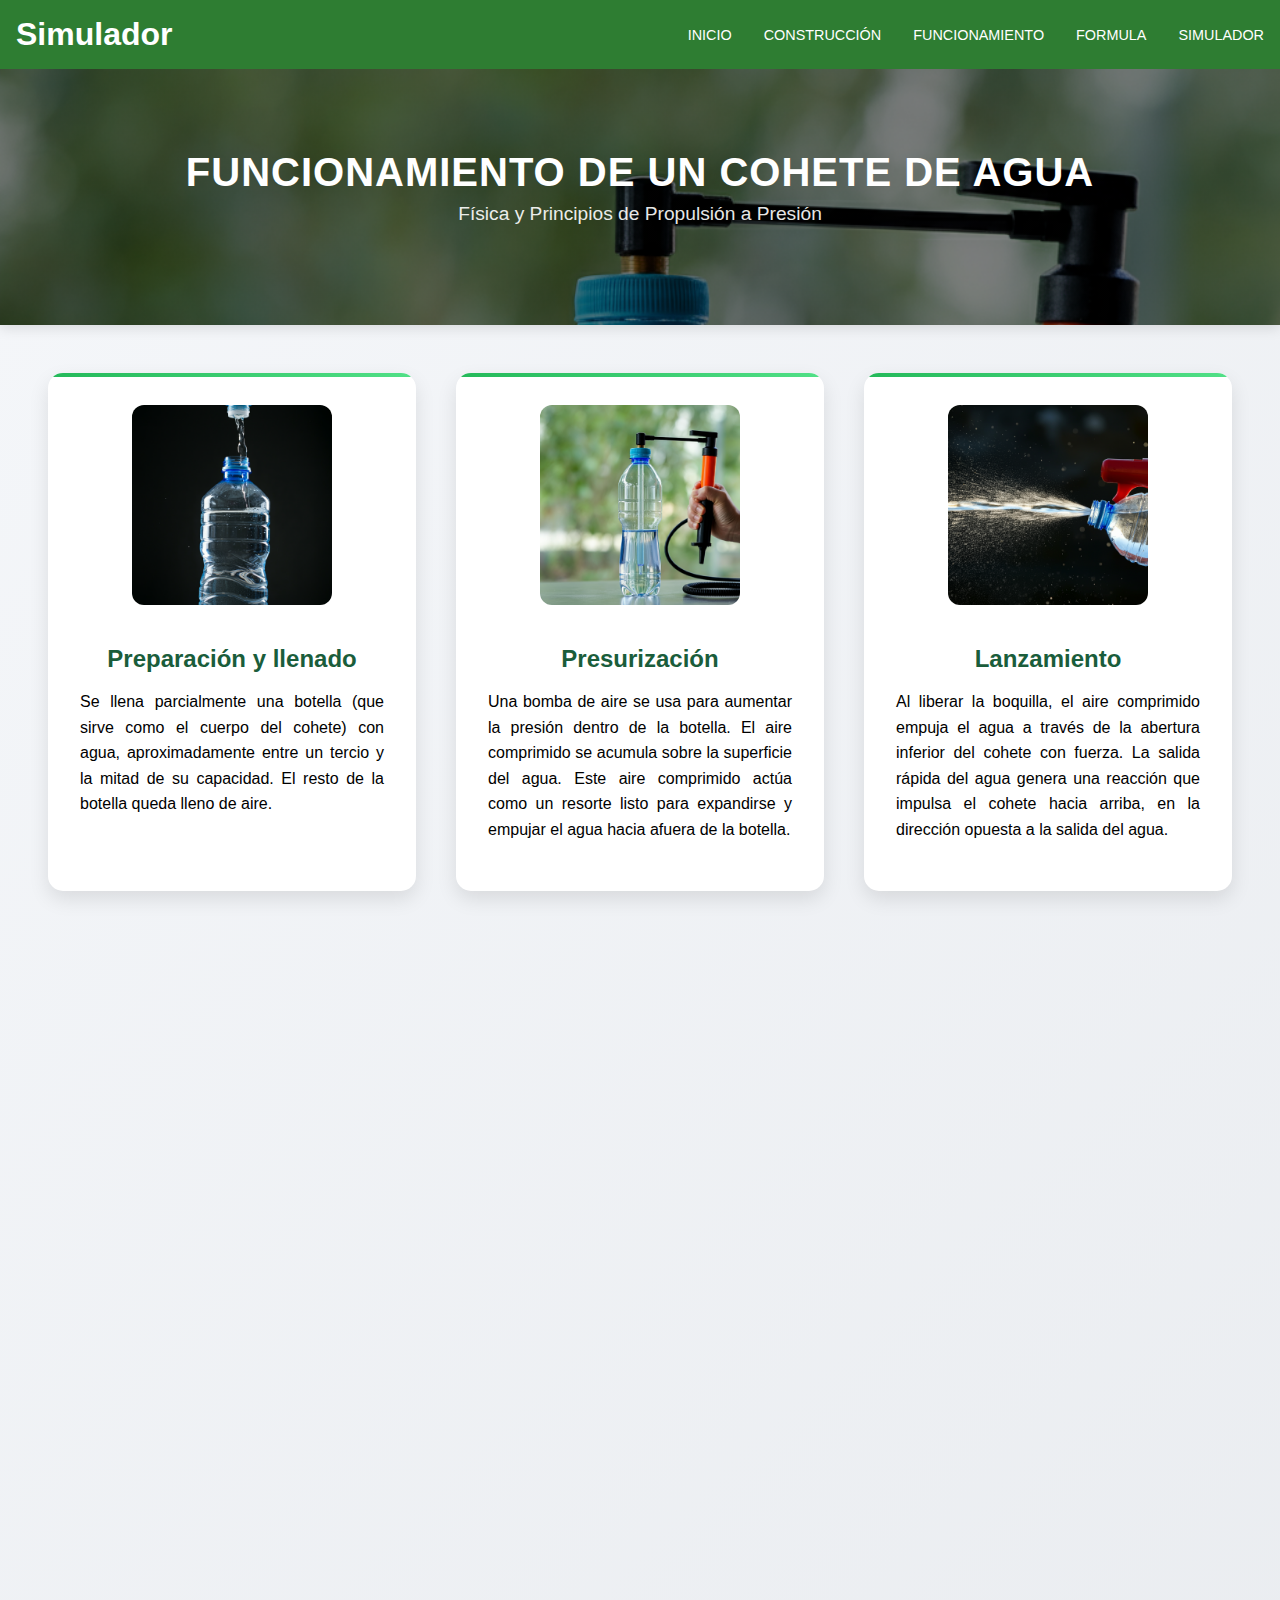
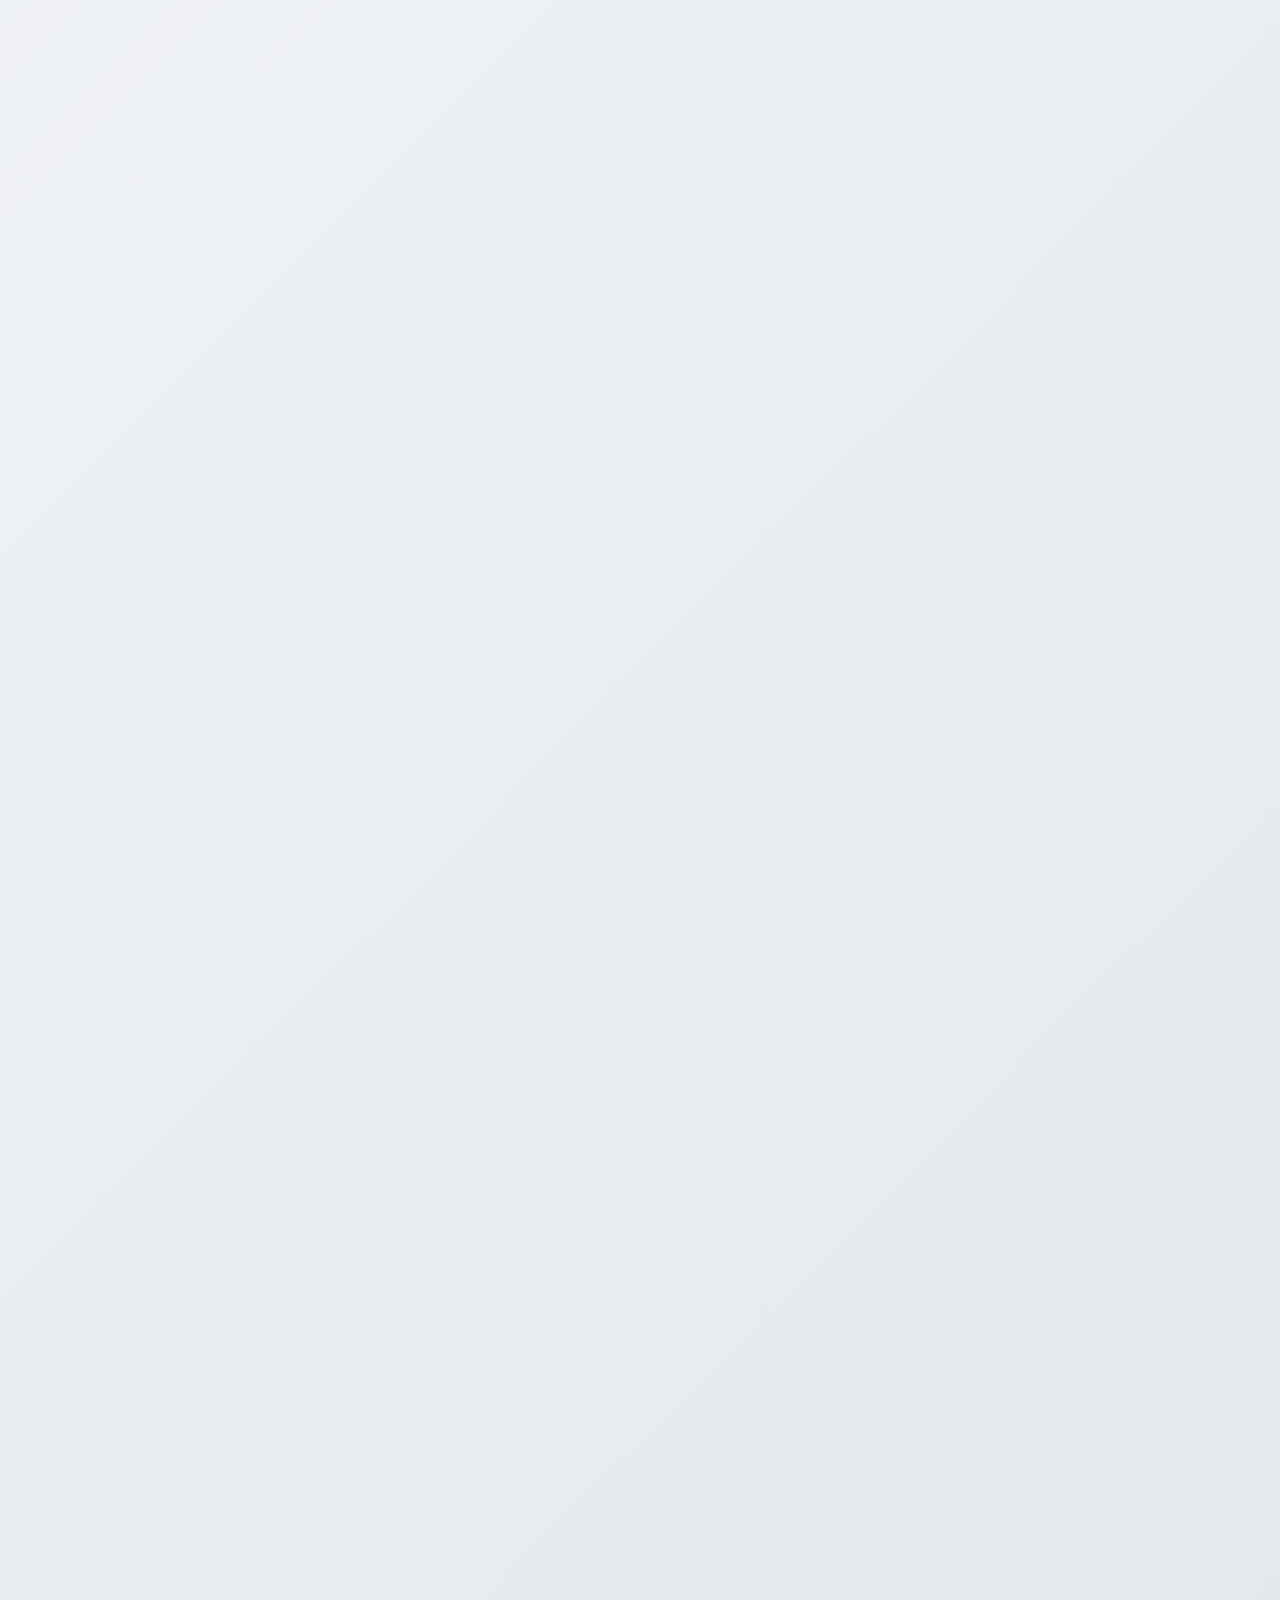
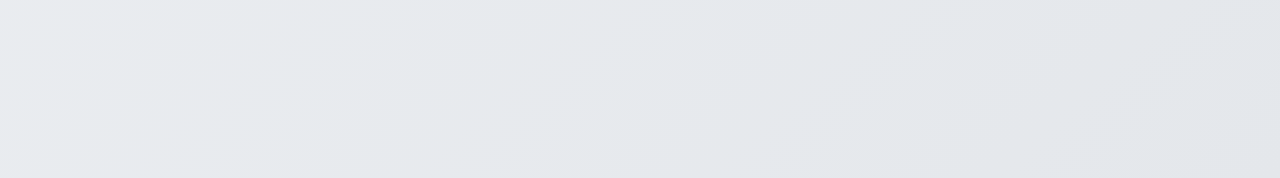
<file: Funcionamiento1.html>
<html>
<meta charset="UTF-8">
<meta name="viewport" content="width=device-width, initial-scale=1.0">
<title>Funcionamiento</title>
<link rel="stylesheet" href="css/style.css">
<style>
:root {
  --primary-green: #4CAF50;
  --dark-green: #2E7D32;
  --white: #ffffff;
}

* {
  margin: 0;
  padding: 0;
  box-sizing: border-box;
  font-family: 'Segoe UI', Tahoma, Geneva, Verdana, sans-serif;
}

nav {
  background: var(--dark-green);
  padding: 1rem;
  display: flex;
  justify-content: space-between;
  align-items: center;
  position: fixed;
  width: 100%;
  z-index: 1000;
}

.logo {
  color: var(--white);
  font-size: 2rem;
  font-weight: bold;
}

.hamburger {
  display: none;
  flex-direction: column;
  justify-content: space-between;
  width: 30px;
  height: 20px;
  cursor: pointer;
}

.hamburger span {
  display: block;
  height: 3px;
  width: 100%;
  background-color: var(--white);
  transition: all 0.3s ease;
}

.nav-links {
  display: flex;
  gap: 2rem;
}

.close-menu {
  display: none;
  position: absolute;
  top: 20px;
  right: 20px;
  width: 30px;
  height: 30px;
  cursor: pointer;
}

.close-menu::before,
.close-menu::after {
  content: '';
  position: absolute;
  width: 100%;
  height: 3px;
  background-color: var(--white);
  top: 50%;
  left: 0;
}

.close-menu::before {
  transform: rotate(45deg);
}

.close-menu::after {
  transform: rotate(-45deg);
}

.nav-links a {
  color: var(--white);
  text-decoration: none;
  text-transform: uppercase;
  font-size: 0.9rem;
  transition: color 0.3s ease;
  cursor: pointer;
}

.nav-links a:hover {
  color: #90EE90;
}

.hero {

  background-size: cover;
  background-position: center;
  height: 100vh;
  display: flex;
  flex-direction: column;
  justify-content: center;
  align-items: center;
  text-align: center;
  padding: 2rem;
  color: var(--white);
  background-image: url(imagenes/img.jpg);
}
.hero::before {
  content: ''; /* Necesario para mostrar el pseudo-elemento */
  position: absolute; /* Posiciona el pseudo-elemento sobre el contenedor */
  top: 0;
  left: 0;
  right: 0;
  bottom: 0;
  background-color: rgba(0, 0, 0, 0.5); /* Color negro con opacidad del 50% */
 
}

.hero h1 {
  font-size: 4rem;
  margin-bottom: 1rem;
  text-transform: uppercase;
  letter-spacing: 2px;
  opacity: 0;
  animation: fadeInUp 1s ease forwards;

}

.hero h2 {
  font-size: 3rem;
  margin-bottom: 1rem;
  color: var(--primary-green);
  animation-delay: 0.3s;
  opacity: 0;
  animation: fadeInUp 1s ease forwards;
}

.hero p {
  font-size: 1.5rem;
  margin-bottom: 2rem;
  letter-spacing: 1px;
  animation-delay: 0.6s;
  opacity: 0;
  animation: fadeInUp 1s ease forwards;
}

.hero-buttons {
  display: flex;
  gap: 1.5rem;
  opacity: 0;
  animation: fadeInUp 1s ease forwards;
  animation-delay: 0.9s;
}

.btn {
  padding: 1.2rem 2.5rem;
  border: none;
  border-radius: 50px;
  cursor: pointer;
  font-weight: bold;
  text-transform: uppercase;
  transition: all 0.3s ease;
  letter-spacing: 1px;
}

.btn-primary {
  background: var(--primary-green);
  color: var(--white);
}

.btn-primary:hover {
  background: var(--dark-green);
  transform: translateY(-3px);
}

.btn-secondary {
  background: transparent;
  color: var(--white);
  border: 2px solid var(--white);
}

.btn-secondary:hover {
  background: var(--white);
  color: var(--dark-green);
  transform: translateY(-3px);
}

.features {
  display: flex;
  justify-content: space-around;
  padding: 2.5rem;
  background: var(--white);
  margin-top: -5rem;
  border-radius: 15px;
  box-shadow: 0 5px 30px rgba(0,0,0,0.15);
  max-width: 1200px;
  margin-left: auto;
  margin-right: auto;
  position: relative;
  opacity: 0;
  animation: slideInFromLeft 1s ease forwards;
  animation-delay: 1.2s;
}

.feature-card {
  display: flex;
  flex-direction: column;
  align-items: center;
  text-align: center;
  padding: 1.5rem;
  width: 200px;
  transition: all 0.3s ease;
  background: var(--white);
  border-radius: 15px;
  box-shadow: 0 4px 15px rgba(0,0,0,0.1);
  cursor: pointer;
}

.feature-icon {
  width: 70px;
  height: 70px;
  margin-bottom: 1.5rem;
  transition: all 0.3s ease;
}

.feature-title {
  font-weight: bold;
  margin-bottom: 0.8rem;
  color: #333;
  font-size: 1.2rem;
}

.feature-subtitle {
  font-size: 0.9rem;
  color: #666;
  line-height: 1.4;
}

.feature-card:hover {
  background: var(--primary-green);
  transform: translateY(-10px);
  box-shadow: 0 8px 25px rgba(76, 175, 80, 0.3);
}

.feature-card:hover .feature-icon {
  fill: var(--white);
  transform: scale(1.2);
}

.feature-card:hover .feature-title,
.feature-card:hover .feature-subtitle {
  color: var(--white);
}

.feature-card:hover path {
  fill: var(--white);
}

.about-section {
  padding: 5rem 2rem;
}

.about-content {
  max-width: 1200px;
  margin: 0 auto;
  display: flex;
  gap: 4rem;
  align-items: center;
}

.about-text {
  flex: 1;
}

.about-image {
  flex: 1;
}

.about-image img {
  width: 100%;
  height: auto;
  border-radius: 15px;
  box-shadow: 0 5px 15px rgba(0,0,0,0.1);
}

.about-text h2 {
  color: var(--primary-green);
  font-size: 1.5rem;
  margin-bottom: 1rem;
  opacity: 0;
  animation: fadeInUp 1s ease forwards;
  animation-delay: 0.3s;
}

.about-text h3 {
  font-size: 2.5rem;
  margin-bottom: 1.5rem;
  color: #333;
  opacity: 0;
  animation: fadeInUp 1s ease forwards;
  animation-delay: 0.6s;
}

.about-text p {
  color: #666;
  line-height: 1.6;
  margin-bottom: 2rem;
  opacity: 0;
  animation: fadeInUp 1s ease forwards;
  animation-delay: 0.9s;
}

.about-stats {
  display: flex;
  gap: 3rem;
  margin-bottom: 2rem;
  opacity: 0;
  animation: fadeInUp 1s ease forwards;
  animation-delay: 1.2s;
}

.stat {
  display: flex;
  flex-direction: column;
}

.stat-label {
  color: #666;
  margin-top: 0.5rem;
}

.about-button {
  padding: 1rem 2rem;
  background: var(--primary-green);
  color: white;
  border: none;
  border-radius: 50px;
  font-weight: bold;
  cursor: pointer;
  transition: all 0.3s ease;
  opacity: 0;
  animation: fadeInUp 1s ease forwards;
  animation-delay: 1.5s;
}

.about-image {
  opacity: 0;
  animation: slideInFromRight 1s ease forwards;
  animation-delay: 0.6s;
}

@keyframes slideInFromRight {
  from {
    opacity: 0;
    transform: translateX(100px);
  }
  to {
    opacity: 1;
    transform: translateX(0);
  }
}

@media (max-width: 768px) {
  .hamburger {
    display: flex;
  }

  .nav-links {
    position: fixed;
    top: 0;
    right: -100%;
    height: 100vh;
    width: 250px;
    background: var(--dark-green);
    flex-direction: column;
    padding: 80px 20px;
    transition: right 0.3s ease;
  }

  .nav-links.active {
    right: 0;
  }

  .close-menu {
    display: block;
  }

  .hamburger.active span:nth-child(1) {
    transform: rotate(45deg) translate(5px, 6px);
  }

  .hamburger.active span:nth-child(2) {
    opacity: 0;
  }

  .hamburger.active span:nth-child(3) {
    transform: rotate(-45deg) translate(5px, -6px);
  }

  .features {
    flex-direction: column;
    align-items: center;
    gap: 1.5rem;
    margin: 1rem;
    padding: 1.5rem;
  }

  .feature-card {
    width: 100%;
    max-width: 300px;
  }

  .hero {
    padding: 1rem;
    height: 100vh;
  }
  
  .hero h1 {
    font-size: 2rem;
    margin-bottom: 0.5rem;
  }
  
  .hero h2 {
    font-size: 1.8rem;
    margin-bottom: 0.5rem;
  }
  
  .hero p {
    font-size: 1rem;
    margin-bottom: 1.5rem;
  }
  
  .hero-buttons {
    flex-direction: column;
    width: 100%;
    gap: 1rem;
    padding: 0 1rem;
  }

  .btn {
    width: 100%;
    padding: 1.2rem 2rem;
    margin: 0.5rem 0;
    font-size: 1rem;
    display: flex;
    justify-content: center;
    align-items: center;
    min-height: 50px;
  }

  .about-section {
    padding: 3rem 1rem;
  }
  
  .about-content {
    flex-direction: column;
    gap: 2rem;
  }
  
  .about-text {
    text-align: center;
    padding: 0;
  }
  
  .about-text h2 {
    font-size: 1.3rem;
  }
  
  .about-text h3 {
    font-size: 2rem;
  }
  
  .about-stats {
    justify-content: center;
    flex-wrap: wrap;
    gap: 1.5rem;
  }
  
  .about-button {
    width: 100%;
    padding: 1.2rem 2rem;
    min-height: 50px;
    font-size: 1rem;
    display: flex;
    justify-content: center;
    align-items: center;
  }
  
  .about-image {
    width: 100%;
  }
  
  .about-image img {
    width: 100%;
    height: auto;
    border-radius: 10px;
  }
}

@media (max-width: 480px) {
  .hero h1 {
    font-size: 1.8rem;
    padding-top: 80px;
  }
  
  .hero h2 {
    font-size: 1.5rem;
  }
  
  .about-text h3 {
    font-size: 1.8rem;
  }
  
  .nav-links {
    width: 100%;
  }

  .btn {
    padding: 1.2rem 1.5rem;
    font-size: 0.9rem;
  }
}

@keyframes fadeInUp {
  from {
    opacity: 0;
    transform: translateY(30px);
  }
  to {
    opacity: 1;
    transform: translateY(0);
  }
}

@keyframes slideInFromLeft {
  from {
    opacity: 0;
    transform: translateX(-100px);
  }
  to {
    opacity: 1;
    transform: translateX(0);
  }
}
.header {
    background: 
        linear-gradient(rgba(0, 0, 0, 0.5), rgba(0, 0, 0, 0.5)), /* Degradado negro con opacidad */
        url(imagenes/img5.jpg); /* Imagen de fondo */
    background-size: cover; /* Asegúrate de que la imagen cubra todo el contenedor */
    background-position: top; /* Centra la imagen */
    padding: 3rem;
    text-align: center;
    box-shadow: 0 4px 12px rgba(0, 0, 0, 0.1);
    color: white;
    animation: slideDown 1s ease-out;
}

</style>
</head>
<body>
  <nav>
    <div class="logo">Simulador</div>
    <div class="hamburger">
      <span></span>
      <span></span>
      <span></span>
    </div>
    <div class="nav-links">
      <div class="close-menu"></div>
     <a href="index.html">Inicio</a>
      <a href="construccion.html">Construcción</a>
      <a href="Funcionamiento1.html">Funcionamiento</a>
      <a href="Formula.html">Formula</a>
      <a href="simulador.html">Simulador</a>
       <!--<a href="integrantes.html">Integrantes</a>-->
      
    </div>
  </nav>
 <div class="header" style="padding-top: 150px; padding-bottom: 100px; ">
    <h1>Funcionamiento de un Cohete de Agua</h1>
    <p>Física y Principios de Propulsión a Presión</p>
  </div>
  <div class="services-grid">
    <div class="service-card reveal">
      <img src="imagenes/img4.jpg" width="200" height="150">
      <h3>Preparación y llenado</h3>
      <p style="text-align: justify;">Se llena parcialmente una botella (que sirve como el cuerpo del cohete) con agua, aproximadamente entre un tercio y la mitad de su capacidad. El resto de la botella queda lleno de aire.</p>
    </div>

    <div class="service-card reveal">
      <img src="imagenes/img5.jpg"  width="200" height="150">
      <h3>Presurización</h3>
      <p style="text-align: justify;">Una bomba de aire se usa para aumentar la presión dentro de la botella. El aire comprimido se acumula sobre la superficie del agua. Este aire comprimido actúa como un resorte listo para expandirse y empujar el agua hacia afuera de la botella.</p>
    </div>

    <div class="service-card reveal">
      <img src="imagenes/img3.jpg" width="200" height="150">
      <h3>Lanzamiento</h3>
      <p style="text-align: justify;">Al liberar la boquilla, el aire comprimido empuja el agua a través de la abertura inferior del cohete con fuerza. La salida rápida del agua genera una reacción que impulsa el cohete hacia arriba, en la dirección opuesta a la salida del agua.</p>
    </div>

    <div class="service-card reveal">
      <img src="imagenes/img6.jpg" width="200" height="150">
      <h3>Despegue y vuelo</h3>
      <p style="text-align: justify;">El cohete se eleva en el aire impulsado por la fuerza de reacción generada al expulsar el agua. La altura y la distancia que alcanzará el cohete dependen de varios factores, como la cantidad de agua, la presión del aire en el interior, el diseño de la boquilla y el ángulo de lanzamiento.</p>
    </div>
  </div>

  <div class="video-section reveal">
    <h1 class="slide-reveal" style="color: #2e7a54">PODRAS VER UN CORTO VIDEO EXPLICATIVO</h>
    <p class="zoom-reveal" style="color: 000000">Observa cómo puede funcionar de manera eficiente un cohete de agua a presión.</p>
    <div class="video-container zoom-reveal">
     <iframe width="560" height="315" src="https://www.youtube.com/embed/9JOUb8uBFwo" title="Presentación de servicios" allow="accelerometer; autoplay; clipboard-write; encrypted-media; gyroscope; picture-in-picture" allowfullscreen></iframe>

    </div>
  </div>

  <div class="bottom-section reveal">
    <h2>Funcionamiento</h2>
    <p>Los cohetes propulsados a presión con agua son una forma divertida y educativa de demostrar la física, especialmente la tercera ley de Newton. Al llenar una botella de 1.5 a 2 litros con un tercio de agua y aplicar una presión de 70 a 80 psi, se genera un empuje eficaz al liberar el aire comprimido, lo que impulsa el cohete hacia arriba. Estos experimentos son ideales para comprender conceptos de propulsión y dinámica de manera segura. </p>
    
    <div class="bottom-grid">
      <div class="stat-card">
        <div class="stat-number">500 kPa</div>
        <div class="stat-label">Máxima Presión de Aire</div>
      </div>
      
      <div class="stat-card">
        <div class="stat-number">30-40%</div>
        <div class="stat-label">Cantidad Óptima de Agua</div>
      </div>
      
      <div class="stat-card">
        <div class="stat-number">1.5-2L</div>
        <div class="stat-label">Botella</div>
      </div>
    </div>
  </div>

  <div class="ideas-section reveal">
    <h2 class="slide-reveal">Precauciones Importantes</h2>
    <p class="zoom-reveal">para el lanzamiento de un cohete de agua</p>
    
    <div class="ideas-container">
      <div class="idea-card reveal">
        <div class="idea-icon">
          <svg viewBox="0 0 24 24">
            <path d="M12 2C6.48 2 2 6.48 2 12s4.48 10 10 10 10-4.48 10-10S17.52 2 12 2zm0 18c-4.41 0-8-3.59-8-8s3.59-8 8-8 8 3.59 8 8-3.59 8-8 8zm-.5-13h1v6h-1zm0 8h1v2h-1z"/>
          </svg>
        </div>
        <h3>Uso de Protección Personal</h3>
        <p>Siempre utiliza gafas de seguridad para proteger tus ojos de cualquier posible fragmento o chorro de agua a alta presión que pueda salir disparado durante el lanzamiento.</p>
      </div>
      
      <div class="idea-card reveal">
        <div class="idea-icon">
          <svg xmlns="http://www.w3.org/2000/svg" viewBox="0 0 64 64" fill="none" stroke="white" stroke-width="2" stroke-linecap="round" stroke-linejoin="round">
    <path d="M32 10l-6 18h12l-6-18z" fill="white"/>
    <path d="M26 28l-10 10h4l6-6z" fill="white"/>
    <path d="M42 28l10 10h-4l-6-6z" fill="white"/>
    <path d="M32 50l-6-6h12l-6 6z" fill="white"/>
    <path d="M32 10v14" stroke="white"/>
    <path d="M32 50v4" stroke="white"/>
    <path d="M32 36v4" stroke="white"/>
    <path d="M30 50h4" stroke="white"/>
</svg>

        </div>
        <h3>Lanzamiento en Espacio Abierto</h3>
        <p>Asegúrate de realizar el lanzamiento en un área amplia y despejada, lejos de personas, animales y objetos, para evitar accidentes y daños.</p>
      </div>
      
      <div class="idea-card reveal">
        <div class="idea-icon">
           <svg viewBox="0 0 24 24">
            <path d="M19 3H5c-1.1 0-2 .9-2 2v14c0 1.1.9 2 2 2h14c1.1 0 2-.9 2-2V5c0-1.1-.9-2-2-2zm0 16H5V5h14v14z"/>
            <path d="M7 12h2v5H7zm4-7h2v12h-2zm4 4h2v8h-2z"/>
          </svg>
        </div>
        <h3>No Exceder la Presión Recomendada</h3>
        <p>No apliques más de 480 a 550 kPa en la botella, ya que superar esta presión puede hacer que la botella explote, poniendo en riesgo la seguridad de quienes están cerca. Siempre revisa el estado de la botella antes de usarla.</p>
      </div>
    </div>
  </div>
</body>
  <script>
    document.querySelectorAll('.service-card').forEach(card => {
      card.addEventListener('mouseover', () => {
        card.style.transform = 'translateY(-10px)';
      });
      
      card.addEventListener('mouseout', () => {
        card.style.transform = 'translateY(0)';
      });
    });

    function reveal() {
      const reveals = document.querySelectorAll('.reveal, .zoom-reveal, .slide-reveal');
      
      reveals.forEach(element => {
        const windowHeight = window.innerHeight;
        const elementTop = element.getBoundingClientRect().top;
        const elementVisible = 150;
        
        if (elementTop < windowHeight - elementVisible) {
          element.classList.add('active');
        }
      });
    }

    window.addEventListener('scroll', reveal);
    window.addEventListener('load', reveal);
  </script>

  <script>
    const hamburger = document.querySelector('.hamburger');
    const navLinks = document.querySelector('.nav-links');
    const closeMenu = document.querySelector('.close-menu');

    hamburger.addEventListener('click', () => {
      hamburger.classList.toggle('active');
      navLinks.classList.toggle('active');
    });

    closeMenu.addEventListener('click', () => {
      hamburger.classList.remove('active');
      navLinks.classList.remove('active');
    });

    document.querySelectorAll('.nav-links a').forEach(link => {
      link.addEventListener('click', () => {
        hamburger.classList.remove('active');
        navLinks.classList.remove('active');
      });
    });

    document.querySelectorAll('a[href^="#"]').forEach(anchor => {
      anchor.addEventListener('click', function (e) {
        e.preventDefault();
        document.querySelector(this.getAttribute('href')).scrollIntoView({
          behavior: 'smooth'
        });
      });
    });

    window.addEventListener('scroll', () => {
      const nav = document.querySelector('nav');
      if (window.scrollY > 50) {
        nav.style.background = 'rgba(46, 125, 50, 0.95)';
        nav.style.boxShadow = '0 2px 10px rgba(0,0,0,0.1)';
      } else {
        nav.style.background = 'var(--dark-green)';
        nav.style.boxShadow = 'none';
      }
    });

    const observerOptions = {
      threshold: 0.2
    };

    const observer = new IntersectionObserver((entries) => {
      entries.forEach(entry => {
        if (entry.isIntersecting) {
          entry.target.style.animationPlayState = 'running';
        }
      });
    }, observerOptions);

    const animatedElements = document.querySelectorAll('.about-text h2, .about-text h3, .about-text p, .about-stats, .about-button, .about-image');

    animatedElements.forEach(el => {
      el.style.animationPlayState = 'paused';
      observer.observe(el);
    });
  </script>
</html>
</file>
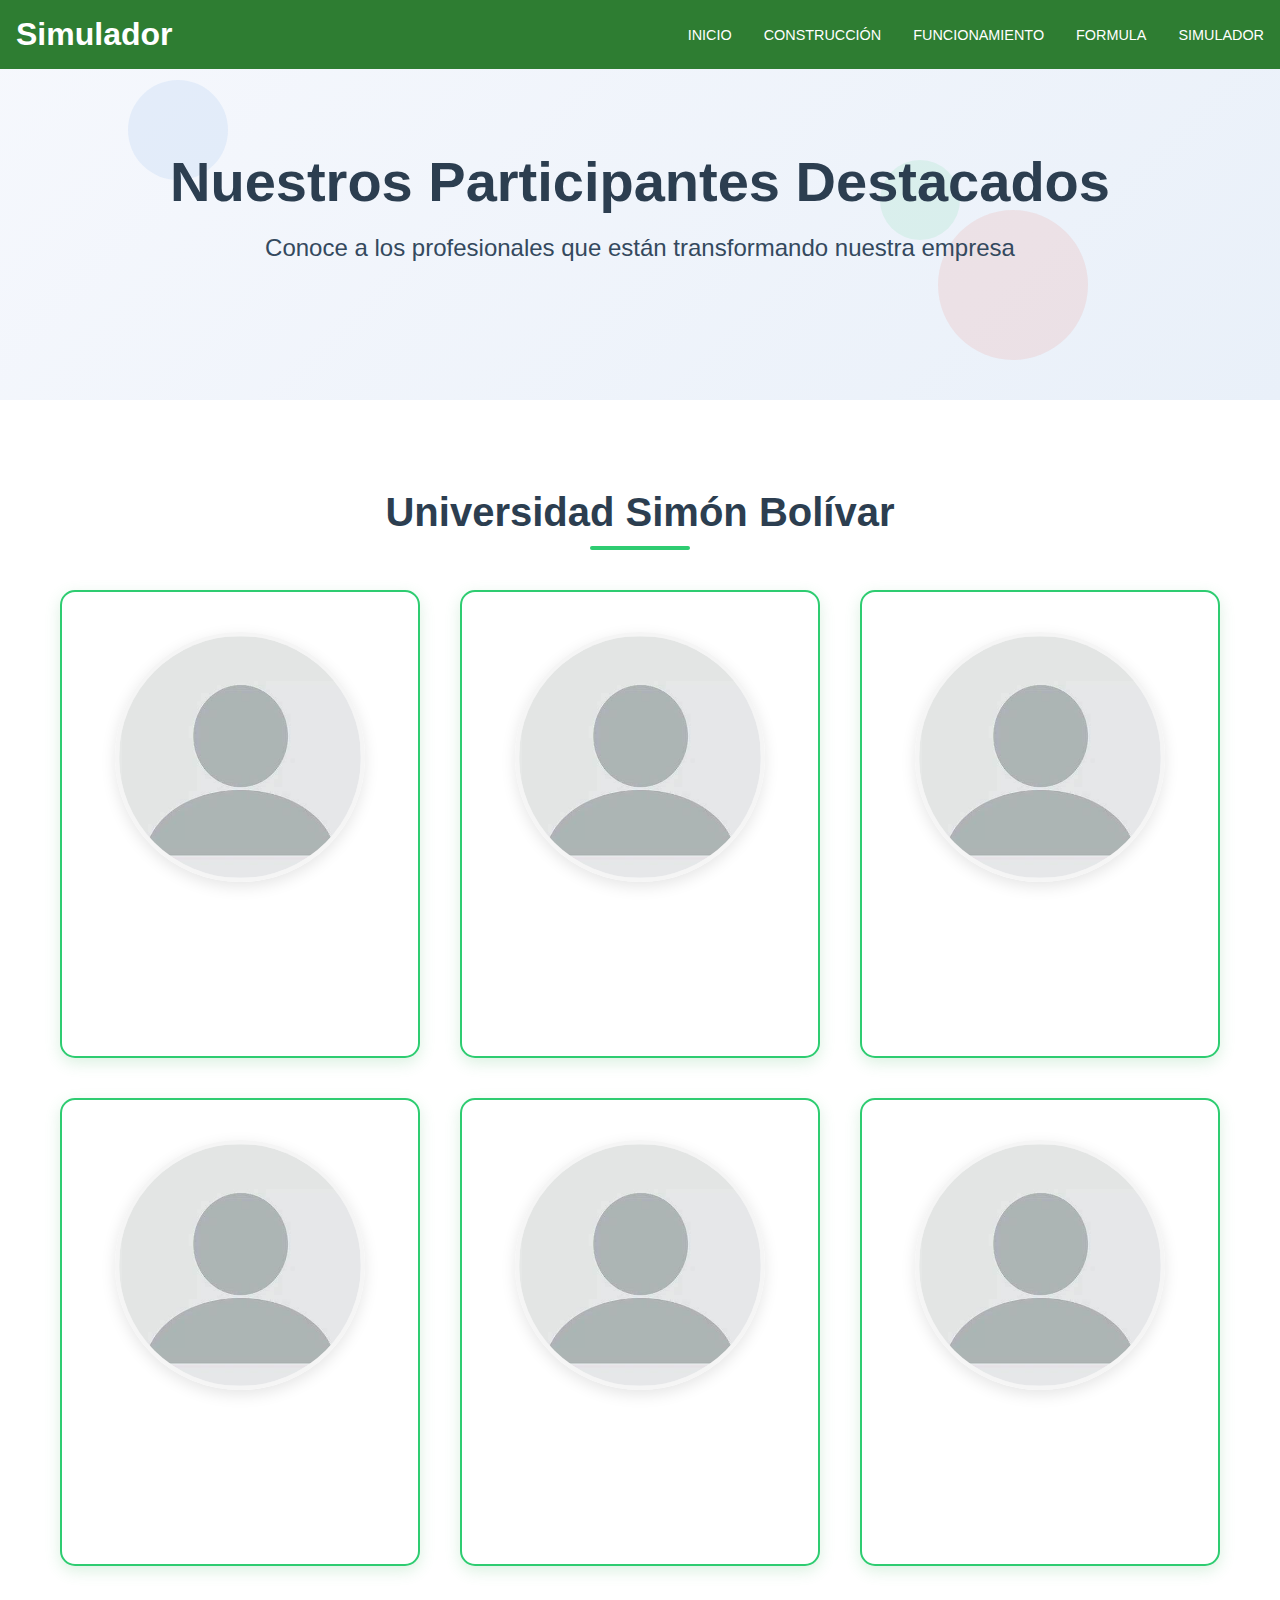
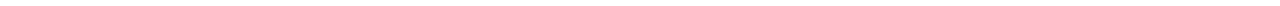
<file: integrantes.html>
<html><head>
<meta charset="UTF-8">
<meta name="viewport" content="width=device-width, initial-scale=1.0">
<link rel="stylesheet" type="text/css" href="css/style3.css">
<link href="https://fonts.googleapis.com/css2?family=Poppins:wght@300;400;600&display=swap" rel="stylesheet">

<title>Integrantes</title>
<style>
:root {
  --primary-green: #4CAF50;
  --dark-green: #2E7D32;
  --white: #ffffff;
}

* {
  margin: 0;
  padding: 0;
  box-sizing: border-box;
  font-family: 'Segoe UI', Tahoma, Geneva, Verdana, sans-serif;
}

nav {
  background: var(--dark-green);
  padding: 1rem;
  display: flex;
  justify-content: space-between;
  align-items: center;
  position: fixed;
  width: 100%;
  z-index: 1000;
}

.logo {
  color: var(--white);
  font-size: 2rem;
  font-weight: bold;
}

.hamburger {
  display: none;
  flex-direction: column;
  justify-content: space-between;
  width: 30px;
  height: 20px;
  cursor: pointer;
}

.hamburger span {
  display: block;
  height: 3px;
  width: 100%;
  background-color: var(--white);
  transition: all 0.3s ease;
}

.nav-links {
  display: flex;
  gap: 2rem;
}

.close-menu {
  display: none;
  position: absolute;
  top: 20px;
  right: 20px;
  width: 30px;
  height: 30px;
  cursor: pointer;
}

.close-menu::before,
.close-menu::after {
  content: '';
  position: absolute;
  width: 100%;
  height: 3px;
  background-color: var(--white);
  top: 50%;
  left: 0;
}

.close-menu::before {
  transform: rotate(45deg);
}

.close-menu::after {
  transform: rotate(-45deg);
}

.nav-links a {
  color: var(--white);
  text-decoration: none;
  text-transform: uppercase;
  font-size: 0.9rem;
  transition: color 0.3s ease;
  cursor: pointer;
}

.nav-links a:hover {
  color: #90EE90;
}

.hero {

  background-size: cover;
  background-position: center;
  height: 100vh;
  display: flex;
  flex-direction: column;
  justify-content: center;
  align-items: center;
  text-align: center;
  padding: 2rem;
  color: var(--white);
  background-image: url(imagenes/img.jpg);
}
.hero::before {
  content: ''; /* Necesario para mostrar el pseudo-elemento */
  position: absolute; /* Posiciona el pseudo-elemento sobre el contenedor */
  top: 0;
  left: 0;
  right: 0;
  bottom: 0;
  background-color: rgba(0, 0, 0, 0.5); /* Color negro con opacidad del 50% */
 
}

.hero h1 {
  font-size: 4rem;
  margin-bottom: 1rem;
  text-transform: uppercase;
  letter-spacing: 2px;
  opacity: 0;
  animation: fadeInUp 1s ease forwards;

}

.hero h2 {
  font-size: 3rem;
  margin-bottom: 1rem;
  color: var(--primary-green);
  animation-delay: 0.3s;
  opacity: 0;
  animation: fadeInUp 1s ease forwards;
}

.hero p {
  font-size: 1.5rem;
  margin-bottom: 2rem;
  letter-spacing: 1px;
  animation-delay: 0.6s;
  opacity: 0;
  animation: fadeInUp 1s ease forwards;
}

.hero-buttons {
  display: flex;
  gap: 1.5rem;
  opacity: 0;
  animation: fadeInUp 1s ease forwards;
  animation-delay: 0.9s;
}

.btn {
  padding: 1.2rem 2.5rem;
  border: none;
  border-radius: 50px;
  cursor: pointer;
  font-weight: bold;
  text-transform: uppercase;
  transition: all 0.3s ease;
  letter-spacing: 1px;
}

.btn-primary {
  background: var(--primary-green);
  color: var(--white);
}

.btn-primary:hover {
  background: var(--dark-green);
  transform: translateY(-3px);
}

.btn-secondary {
  background: transparent;
  color: var(--white);
  border: 2px solid var(--white);
}

.btn-secondary:hover {
  background: var(--white);
  color: var(--dark-green);
  transform: translateY(-3px);
}

.features {
  display: flex;
  justify-content: space-around;
  padding: 2.5rem;
  background: var(--white);
  margin-top: -5rem;
  border-radius: 15px;
  box-shadow: 0 5px 30px rgba(0,0,0,0.15);
  max-width: 1200px;
  margin-left: auto;
  margin-right: auto;
  position: relative;
  opacity: 0;
  animation: slideInFromLeft 1s ease forwards;
  animation-delay: 1.2s;
}

.feature-card {
  display: flex;
  flex-direction: column;
  align-items: center;
  text-align: center;
  padding: 1.5rem;
  width: 200px;
  transition: all 0.3s ease;
  background: var(--white);
  border-radius: 15px;
  box-shadow: 0 4px 15px rgba(0,0,0,0.1);
  cursor: pointer;
}

.feature-icon {
  width: 70px;
  height: 70px;
  margin-bottom: 1.5rem;
  transition: all 0.3s ease;
}

.feature-title {
  font-weight: bold;
  margin-bottom: 0.8rem;
  color: #333;
  font-size: 1.2rem;
}

.feature-subtitle {
  font-size: 0.9rem;
  color: #666;
  line-height: 1.4;
}

.feature-card:hover {
  background: var(--primary-green);
  transform: translateY(-10px);
  box-shadow: 0 8px 25px rgba(76, 175, 80, 0.3);
}

.feature-card:hover .feature-icon {
  fill: var(--white);
  transform: scale(1.2);
}

.feature-card:hover .feature-title,
.feature-card:hover .feature-subtitle {
  color: var(--white);
}

.feature-card:hover path {
  fill: var(--white);
}

.about-section {
  padding: 5rem 2rem;
}

.about-content {
  max-width: 1200px;
  margin: 0 auto;
  display: flex;
  gap: 4rem;
  align-items: center;
}

.about-text {
  flex: 1;
}

.about-image {
  flex: 1;
}

.about-image img {
  width: 100%;
  height: auto;
  border-radius: 15px;
  box-shadow: 0 5px 15px rgba(0,0,0,0.1);
}

.about-text h2 {
  color: var(--primary-green);
  font-size: 1.5rem;
  margin-bottom: 1rem;
  opacity: 0;
  animation: fadeInUp 1s ease forwards;
  animation-delay: 0.3s;
}

.about-text h3 {
  font-size: 2.5rem;
  margin-bottom: 1.5rem;
  color: #333;
  opacity: 0;
  animation: fadeInUp 1s ease forwards;
  animation-delay: 0.6s;
}

.about-text p {
  color: #666;
  line-height: 1.6;
  margin-bottom: 2rem;
  opacity: 0;
  animation: fadeInUp 1s ease forwards;
  animation-delay: 0.9s;
}

.about-stats {
  display: flex;
  gap: 3rem;
  margin-bottom: 2rem;
  opacity: 0;
  animation: fadeInUp 1s ease forwards;
  animation-delay: 1.2s;
}

.stat {
  display: flex;
  flex-direction: column;
}

.stat-label {
  color: #666;
  margin-top: 0.5rem;
}

.about-button {
  padding: 1rem 2rem;
  background: var(--primary-green);
  color: white;
  border: none;
  border-radius: 50px;
  font-weight: bold;
  cursor: pointer;
  transition: all 0.3s ease;
  opacity: 0;
  animation: fadeInUp 1s ease forwards;
  animation-delay: 1.5s;
}

.about-image {
  opacity: 0;
  animation: slideInFromRight 1s ease forwards;
  animation-delay: 0.6s;
}

@keyframes slideInFromRight {
  from {
    opacity: 0;
    transform: translateX(100px);
  }
  to {
    opacity: 1;
    transform: translateX(0);
  }
}

@media (max-width: 768px) {
  .hamburger {
    display: flex;
  }

  .nav-links {
    position: fixed;
    top: 0;
    right: -100%;
    height: 100vh;
    width: 250px;
    background: var(--dark-green);
    flex-direction: column;
    padding: 80px 20px;
    transition: right 0.3s ease;
  }

  .nav-links.active {
    right: 0;
  }

  .close-menu {
    display: block;
  }

  .hamburger.active span:nth-child(1) {
    transform: rotate(45deg) translate(5px, 6px);
  }

  .hamburger.active span:nth-child(2) {
    opacity: 0;
  }

  .hamburger.active span:nth-child(3) {
    transform: rotate(-45deg) translate(5px, -6px);
  }

  .features {
    flex-direction: column;
    align-items: center;
    gap: 1.5rem;
    margin: 1rem;
    padding: 1.5rem;
  }

  .feature-card {
    width: 100%;
    max-width: 300px;
  }

  .hero {
    padding: 1rem;
    height: 100vh;
  }
  
  .hero h1 {
    font-size: 2rem;
    margin-bottom: 0.5rem;
  }
  
  .hero h2 {
    font-size: 1.8rem;
    margin-bottom: 0.5rem;
  }
  
  .hero p {
    font-size: 1rem;
    margin-bottom: 1.5rem;
  }
  
  .hero-buttons {
    flex-direction: column;
    width: 100%;
    gap: 1rem;
    padding: 0 1rem;
  }

  .btn {
    width: 100%;
    padding: 1.2rem 2rem;
    margin: 0.5rem 0;
    font-size: 1rem;
    display: flex;
    justify-content: center;
    align-items: center;
    min-height: 50px;
  }

  .about-section {
    padding: 3rem 1rem;
  }
  
  .about-content {
    flex-direction: column;
    gap: 2rem;
  }
  
  .about-text {
    text-align: center;
    padding: 0;
  }
  
  .about-text h2 {
    font-size: 1.3rem;
  }
  
  .about-text h3 {
    font-size: 2rem;
  }
  
  .about-stats {
    justify-content: center;
    flex-wrap: wrap;
    gap: 1.5rem;
  }
  
  .about-button {
    width: 100%;
    padding: 1.2rem 2rem;
    min-height: 50px;
    font-size: 1rem;
    display: flex;
    justify-content: center;
    align-items: center;
  }
  
  .about-image {
    width: 100%;
  }
  
  .about-image img {
    width: 100%;
    height: auto;
    border-radius: 10px;
  }
}

@media (max-width: 480px) {
  .hero h1 {
    font-size: 1.8rem;
    padding-top: 80px;
  }
  
  .hero h2 {
    font-size: 1.5rem;
  }
  
  .about-text h3 {
    font-size: 1.8rem;
  }
  
  .nav-links {
    width: 100%;
  }

  .btn {
    padding: 1.2rem 1.5rem;
    font-size: 0.9rem;
  }
  .hero-section {
    align-items: flex-end;

  }
}

@keyframes fadeInUp {
  from {
    opacity: 0;
    transform: translateY(30px);
  }
  to {
    opacity: 1;
    transform: translateY(0);
  }
}

@keyframes slideInFromLeft {
  from {
    opacity: 0;
    transform: translateX(-100px);
  }
  to {
    opacity: 1;
    transform: translateX(0);
  }
}
</style>
</head>
<body>
  <nav>
    <div class="logo">Simulador</div>
    <div class="hamburger">
      <span></span>
      <span></span>
      <span></span>
    </div>
    <div class="nav-links">
      <div class="close-menu"></div>
   <a href="index.html">Inicio</a>
      <a href="construccion.html">Construcción</a>
      <a href="Funcionamiento1.html">Funcionamiento</a>
      <a href="Formula.html">Formula</a>
      <a href="simulador.html">Simulador</a>
       <!--<a href="integrantes.html">Integrantes</a>-->
      
    </div>
  </nav>
 <div class="hero-section">
        <div class="hero-shapes">
            <div class="shape shape-1"></div>
            <div class="shape shape-2"></div>
            <div class="shape shape-3"></div>
        </div>
        <div class="hero-content">
            <h1 class="hero-title">Nuestros Participantes Destacados</h1>
            <p class="hero-subtitle">Conoce a los profesionales que están transformando nuestra empresa</p>
        </div>
    </div>
    
    <h2 class="university-title">Universidad Simón Bolívar</h2>
    
    <div class="participants-container">
        <div class="participant-card" style="animation-delay: 0.1s;">
            <img class="participant-image" 
                 alt="Ejecutiva profesional en traje negro, fotografía corporativa elegante" 
                 src="imagenes/user.jpg"
                 width="250" 
                 height="250">
            <div class="participant-info">
                <h2 class="participant-name">Kevin Ortiz</h2>
                <div class="participant-role">Estudiante</div>
                <p class="participant-description">Descripción</p>
            </div>
        </div>

        <div class="participant-card" style="animation-delay: 0.2s;">
            <img class="participant-image" 
                 alt="Empresario en traje azul marino, pose profesional" 
                src="imagenes/user.jpg"
                 width="250" 
                 height="250">
            <div class="participant-info">
                <h2 class="participant-name">Andres Jaimes</h2>
                <div class="participant-role">Estudiante</div>
                 <p class="participant-description">Descripción</p>
            </div>
        </div>

        <div class="participant-card" style="animation-delay: 0.3s;">
            <img class="participant-image" 
                 alt="Profesional creativa en outfit moderno, ambiente corporativo" 
                 src="imagenes/user.jpg"
                 width="250" 
                 height="250">
            <div class="participant-info">
                <h2 class="participant-name">Jeferson Lazaro</h2>
                <div class="participant-role">Estudiante</div>
                <p class="participant-description">Descripción</p>
            </div>
        </div>

        <div class="participant-card" style="animation-delay: 0.4s;">
            <img class="participant-image" 
                 alt="Ejecutivo tecnológico en ambiente moderno" 
                src="imagenes/user.jpg"
                 width="250" 
                 height="250">
            <div class="participant-info">
                <h2 class="participant-name">Ronald Acevedo</h2>
                <div class="participant-role">Estudiante</div>
                 <p class="participant-description">Descripción</p>
            </div>
        </div>

        <div class="participant-card" style="animation-delay: 0.5s;">
            <img class="participant-image" 
                 alt="Profesional de finanzas en traje elegante" 
                src="imagenes/user.jpg"
                 width="250" 
                 height="250">
            <div class="participant-info">
                <h2 class="participant-name">Felipe Hernandez</h2>
                <div class="participant-role">Estudiante</div>
                 <p class="participant-description">Descripción</p>
            </div>
        </div>

        <div class="participant-card" style="animation-delay: 0.6s;">
            <img class="participant-image" 
                 alt="Líder de marketing en ambiente corporativo moderno" 
                src="imagenes/user.jpg"
                 width="250" 
                 height="250">
            <div class="participant-info">
                <h2 class="participant-name">Lina Marcela</h2>
                <div class="participant-role">Directora</div>
                <p class="participant-description">Descripción</p>
        </div>
    </div>

  <script>
    const hamburger = document.querySelector('.hamburger');
    const navLinks = document.querySelector('.nav-links');
    const closeMenu = document.querySelector('.close-menu');

    hamburger.addEventListener('click', () => {
      hamburger.classList.toggle('active');
      navLinks.classList.toggle('active');
    });

    closeMenu.addEventListener('click', () => {
      hamburger.classList.remove('active');
      navLinks.classList.remove('active');
    });

    document.querySelectorAll('.nav-links a').forEach(link => {
      link.addEventListener('click', () => {
        hamburger.classList.remove('active');
        navLinks.classList.remove('active');
      });
    });

    document.querySelectorAll('a[href^="#"]').forEach(anchor => {
      anchor.addEventListener('click', function (e) {
        e.preventDefault();
        document.querySelector(this.getAttribute('href')).scrollIntoView({
          behavior: 'smooth'
        });
      });
    });

    window.addEventListener('scroll', () => {
      const nav = document.querySelector('nav');
      if (window.scrollY > 50) {
        nav.style.background = 'rgba(46, 125, 50, 0.95)';
        nav.style.boxShadow = '0 2px 10px rgba(0,0,0,0.1)';
      } else {
        nav.style.background = 'var(--dark-green)';
        nav.style.boxShadow = 'none';
      }
    });

    const observerOptions = {
      threshold: 0.2
    };

    const observer = new IntersectionObserver((entries) => {
      entries.forEach(entry => {
        if (entry.isIntersecting) {
          entry.target.style.animationPlayState = 'running';
        }
      });
    }, observerOptions);

    const animatedElements = document.querySelectorAll('.about-text h2, .about-text h3, .about-text p, .about-stats, .about-button, .about-image');

    animatedElements.forEach(el => {
      el.style.animationPlayState = 'paused';
      observer.observe(el);
    });
  </script>
</body></html>
</file>
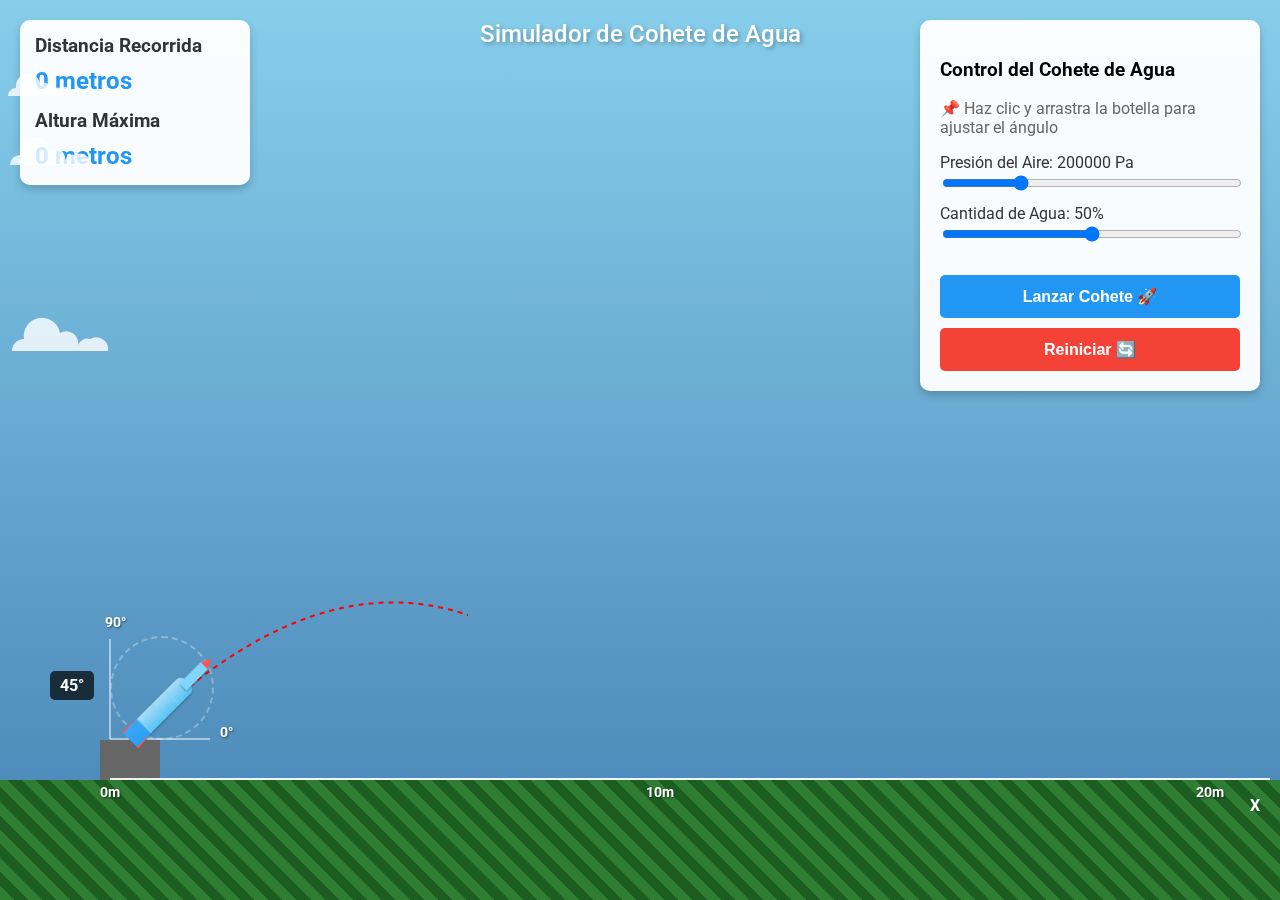
<file: simulador.html>
<html><head><base href="/" />
<link href="https://fonts.googleapis.com/css2?family=Roboto:wght@300;400;500&display=swap" rel="stylesheet">
<title>Simulador de Cohete de Agua - Control con Click</title>
<style>
  body {
    margin: 0;
    padding: 0;
    font-family: 'Roboto', sans-serif;
    background: linear-gradient(180deg, #87CEEB 0%, #4682B4 100%);
    overflow: hidden;
    cursor: default;
  }
  .container {
    width: 100%;
    min-width: 600px; /* Reduced from 800px */
    height: 100vh;
    display: flex;
    flex-direction: column;
  }
  .simulation-area {
    flex: 1;
    position: relative;
    overflow-x: auto;
    overflow-y: hidden;
    touch-action: none;
  }
  .ground {
    position: absolute;
    bottom: 0;
    width: 100%;
    height: 120px;
    background: repeating-linear-gradient(
      45deg,
      #2E7D32,
      #2E7D32 10px,
      #1B5E20 10px,
      #1B5E20 20px
    );
    z-index: 5;
  }
  
  /* Plano cartesiano */
  .angle-reference {
    position: absolute;
    bottom: 160px;
    left: 110px;
    width: 100px;
    height: 100px;
    border-radius: 50%;
    border: 2px dashed rgba(255, 255, 255, 0.3);
    pointer-events: none;
  }
  .angle-line {
    position: absolute;
    bottom: 160px;
    left: 110px;
    width: 100px;
    height: 2px;
    background: rgba(255, 255, 255, 0.5);
    transform-origin: left center;
  }
  .angle-0 {
    transform: rotate(0deg);    
  }
  .angle-90 {
    transform: rotate(-90deg);  
  }
  .angle-label {
    position: absolute;
    color: white;
    font-weight: bold;
    font-size: 14px;
    text-shadow: 1px 1px 2px rgba(0,0,0,0.5);
  }
  .label-0 {
    bottom: 270px;  
    left: 105px;
  }
  .label-90 {
    bottom: 160px;  
    left: 220px;    
  }
  
  .grass {
    position: absolute;
    bottom: 100px;
    width: 100%;
    height: 20px;
    background: url('data:image/svg+xml;utf8,<svg xmlns="http://www.w3.org/svg/2000" viewBox="0 0 10 10"><path d="M0,10 L2,5 L4,10 L6,3 L8,10 L10,0 L10,10 Z" fill="%234CAF50"/></svg>') repeat-x;
    z-index: 6; 
  }
  .control-panel {
    background: rgba(255, 255, 255, 0.95);
    padding: 20px;
    border-radius: 10px;
    position: fixed;
    right: 20px;
    top: 20px;
    width: 300px;
    box-shadow: 0 4px 8px rgba(0,0,0,0.2);
  }
  .slider-container {
    margin: 15px 0;
  }
  .slider-container label {
    display: block;
    margin-bottom: 5px;
    color: #333;
  }
  input[type="range"] {
    width: 100%;
    height: 8px;
    border-radius: 4px;
    background: #ddd;
    outline: none;
  }
  input[type="range"]::-webkit-slider-thumb {
    -webkit-appearance: none;
    width: 20px;
    height: 20px;
    background: #2196F3;
    border-radius: 50%;
    cursor: pointer;
  }
  .launch-platform {
    position: absolute;
    bottom: 120px;
    left: 100px;
    width: 60px;
    height: 40px;
    background: #666;
  }
  .rocket {
    position: absolute;
    bottom: 160px;
    left: 110px;
    transform-origin: bottom center;
    transition: transform 0.3s ease;
    cursor: move;
    will-change: transform; 
    z-index: 15; 
  }
  .rocket.adjusting {
    cursor: grabbing;
  }
  .trajectory {
    position: absolute;
    pointer-events: none;
    z-index: 15; 
  }
  #rocketTrail {
    stroke-width: 2; /* Made thinner */
    filter: drop-shadow(0 0 2px rgba(255,0,0,0.5));
  }
  .current-angle-display {
    position: absolute;
    bottom: 200px;
    left: 50px;
    background: rgba(0, 0, 0, 0.7);
    color: white;
    padding: 5px 10px;
    border-radius: 5px;
    font-weight: bold;
    pointer-events: none;
  }

  /* Updated distance-markers styling */
  .distance-markers {
    position: absolute;
    bottom: 120px; 
    left: 0;
    width: 100%;
    height: 60px; 
    pointer-events: none;
    z-index: 10; 
  }
  .distance-mark {
    position: absolute;
    bottom: -20px; 
    transform: translateX(-50%);
    text-align: center;
    color: white; 
    font-weight: bold; 
    font-size: 14px; 
    text-shadow: 1px 1px 2px rgba(0,0,0,0.5); 
    z-index: 11; 
  }
  
  /* Add axis line */
  .x-axis {
    position: absolute;
    bottom: 0; 
    left: 110px;
    height: 2px;
    background: rgba(255, 255, 255, 0.9);
    width: calc(100% - 120px);
    min-width: 300px; /* Reduced from 400px to match new scale */
    z-index: 11; 
  }

  .axis-label {
    position: absolute;
    bottom: -35px; 
    right: 20px;
    color: white;
    font-weight: bold;
    font-size: 16px;
    z-index: 11; 
  }

  /* Add to existing CSS */
  .cloud {
    position: absolute;
    opacity: 0.8;
    animation: floatCloud linear infinite;
  }

  @keyframes floatCloud {
    from { transform: translateX(-200px); }
    to { transform: translateX(100vw); }
  }

  /* Add this to the CSS section */
  @keyframes explode {
    0% {
      transform: scale(1);
      opacity: 1;
    }
    50% {
      transform: scale(2);
      opacity: 0.5;
    }
    100% {
      transform: scale(3);
      opacity: 0;
    }
  }

  .explosion {
    position: absolute;
    width: 100px;
    height: 100px;
    pointer-events: none;
    z-index: 100;
  }

  /* Add to existing CSS */
  #resetButton {
    width: 100%;
    padding: 12px;
    margin-top: 10px;
    background: #f44336;
    color: white;
    border: none;
    border-radius: 5px;
    cursor: pointer;
    font-size: 16px;
    font-weight: bold;
    transition: background 0.3s;
    outline: none;
  }

  #resetButton:hover {
    background: #d32f2f;
  }

  .distance-panel {
    background: rgba(255, 255, 255, 0.95);
    padding: 15px;
    border-radius: 10px;
    position: fixed;
    left: 20px;
    top: 20px;
    width: 200px;
    box-shadow: 0 4px 8px rgba(0,0,0,0.2);
  }

  .distance-panel h3 {
    margin: 0 0 10px 0;
    color: #333;
  }

  .distance-value {
    font-size: 24px;
    font-weight: bold;
    color: #2196F3;
    min-width: 120px; 
  }

  .height-value {
    font-size: 24px;
    font-weight: bold;
    color: #2196F3;
    min-width: 120px; 
  }

  button {
    outline: none;
  }

  #launchButton {
    width: 100%;
    padding: 12px;
    margin-top: 20px;
    background: #2196F3;
    color: white;
    border: none;
    border-radius: 5px;
    cursor: pointer;
    font-size: 16px;
    font-weight: bold;
    transition: background 0.3s;
    outline: none;
  }

  /* Add to existing CSS */
  .air-pump {
    pointer-events: none;
    opacity: 0;
    transition: opacity 0.3s;
    bottom: 160px; /* Changed from 110px to 160px to place it in the middle */
    left: 50px;
  }

  @keyframes pumpHandle {
    0% { transform: translateY(0); }
    50% { transform: translateY(10px); }
    100% { transform: translateY(0); }
  }

  @keyframes airFlow {
    0% { stroke-dashoffset: 0; }
    100% { stroke-dashoffset: 20; }
  }

  .pumping .air-hose {
    stroke-dasharray: 4,4;
    animation: airFlow 0.5s linear infinite;
  }

  .pumping rect[y="0"] {
    animation: pumpHandle 0.5s linear infinite;
  }
  
  /* Add this to the CSS section */
  .title {
    text-align: center;
    color: white;
    padding: 20px 0;
    font-size: 24px;
    font-weight: 500;
    text-shadow: 2px 2px 4px rgba(0,0,0,0.3);
    margin: 0;
    position: absolute;
    width: 100%;
    z-index: 10;
  }

  /* Add this to the CSS section */
  .mobile-warning {
    display: none;
    position: fixed;
    top: 0;
    left: 0;
    right: 0;
    bottom: 0;
    background: rgba(0, 0, 0, 0.9);
    z-index: 1000;
    padding: 20px;
    color: white;
    text-align: center;
    display: flex;
    flex-direction: column;
    justify-content: center;
    align-items: center;
    font-family: 'Roboto', sans-serif;
  }

  .mobile-warning h2 {
    font-size: 24px;
    margin-bottom: 20px;
  }

  .mobile-warning p {
    font-size: 16px;
    line-height: 1.5;
    max-width: 80%;
  }

  /* Hide warning on desktop */
  @media (min-width: 768px) {
    .mobile-warning {
      display: none !important;
    }
  }

  @media (max-width: 767px) {
    .mobile-warning {
      display: flex !important;
    }
  }
</style>
</head>
<body>
<div class="mobile-warning">
  <h2>⚠️ Aviso Importante</h2>
  <p>Este simulador está diseñado para ser utilizado en ordenadores. Por favor, accede desde un ordenador para la mejor experiencia.</p>
</div>
<div class="container">
  <div class="distance-panel">
    <h3>Distancia Recorrida</h3>
    <div class="distance-value">0 metros</div>
    <h3 style="margin-top: 15px;">Altura Máxima</h3>
    <div class="height-value">0 metros</div>
  </div>
  <div class="simulation-area">
    <h1 class="title">Simulador de Cohete de Agua</h1>
    <svg class="cloud" width="100" height="40" style="top: 15%; animation-duration: 30s;">
      <path fill="white" d="M10,30 A10,10 0 0,1 20,20 A15,15 0 0,1 50,15 A10,10 0 0,1 65,25 A8,8 0 0,1 75,20 A10,10 0 0,1 90,30 Z"/>
    </svg>

    <svg class="cloud" width="120" height="48" style="top: 35%; animation-duration: 45s;">
      <path fill="white" d="M12,36 A12,12 0 0,1 24,24 A18,18 0 0,1 60,18 A12,12 0 0,1 78,30 A10,10 0 0,1 90,24 A12,12 0 0,1 108,36 Z"/>
    </svg>

    <svg class="cloud" width="80" height="32" style="top: 8%; animation-duration: 35s;">
      <path fill="white" d="M8,24 A8,8 0 0,1 16,16 A12,12 0 0,1 40,12 A8,8 0 0,1 52,20 A6,6 0 0,1 60,16 A8,8 0 0,1 72,24 Z"/>
    </svg>
    
    <svg class="trajectory" width="100%" height="100%">
      <path id="rocketPath" stroke="#FF0000" stroke-width="2" fill="none" stroke-dasharray="5,5"/>
    </svg>

    <svg class="trajectory" width="100%" height="100%" style="position: absolute; pointer-events: none;">
      <path id="rocketTrail" stroke="#FF0000" fill="none" opacity="0.6"/>
    </svg>
    
    <svg class="air-pump" width="60" height="140" viewBox="0 0 60 140" style="position: absolute; bottom: 160px; left: 50px; z-index: 10;">
      <!-- Pump body -->
      <rect x="10" y="40" width="40" height="100" fill="#666" rx="5"/>
      <!-- Pump handle -->
      <rect x="15" y="20" width="30" height="10" fill="#444" rx="2"/>
      <rect x="25" y="0" width="10" height="20" fill="#444"/>
      <!-- Pump gauge -->
      <circle cx="30" cy="60" r="12" fill="#333"/>
      <circle cx="30" cy="60" r="10" fill="#fff"/>
      <!-- Air hose -->
      <path d="M50,80 Q70,80 75,100 T80,120" stroke="#333" stroke-width="4" fill="none" class="air-hose"/>
    </svg>
    
    <!-- Plano cartesiano y referencias de ángulos -->
    <div class="angle-reference"></div>
    <div class="angle-line angle-0"></div>
    <div class="angle-line angle-90"></div>
    <div class="angle-label label-0">90°</div>
    <div class="angle-label label-90">0°</div>
    
    <!-- Display del ángulo actual -->
    <div class="current-angle-display">45°</div>
    
    <div class="launch-platform"></div>

    <div class="distance-markers">
      <div class="x-axis"></div>
      <div class="axis-label">X</div>
    </div>
    
    <svg class="rocket" width="40" height="120" viewBox="0 0 40 120">
      <defs>
        <linearGradient id="bottleGradient" x1="0%" y1="0%" x2="100%" y2="0%">
          <stop offset="0%" style="stop-color:#B3E5FC;stop-opacity:0.9" />
          <stop offset="100%" style="stop-color:#4FC3F7;stop-opacity:1" />
        </linearGradient>
        <filter id="bottleShadow" x="-20%" y="-20%" width="140%" height="140%">
          <feGaussianBlur in="SourceAlpha" stdDeviation="1"/>
          <feOffset dx="1" dy="1"/>
          <feComponentTransfer>
            <feFuncA type="linear" slope="0.3"/>
          </feComponentTransfer>
          <feMerge>
            <feMergeNode/>
            <feMergeNode in="SourceGraphic"/>
          </feMerge>
        </filter>
      </defs>
      
      <!-- Main bottle body -->
      <path d="M10,120 
               L10,45 
               C10,35 30,35 30,45 
               L30,120 
               Z" 
            fill="url(#bottleGradient)" 
            filter="url(#bottleShadow)"/>
      
      <!-- Bottle neck -->
      <path d="M15,45 
               L15,15 
               C15,10 25,10 25,15 
               L25,45" 
            fill="#81D4FA" 
            filter="url(#bottleShadow)"/>
      
      <!-- Water level (keep existing id for functionality) -->
      <rect id="waterLevel" 
            x="10" 
            y="80" 
            width="20" 
            height="40" 
            fill="#2196F3" 
            opacity="0.8"/>
      
      <!-- Bottle ridges -->
      <path d="M10,60 L30,60" stroke="#81D4FA" stroke-width="1"/>
      <path d="M10,80 L30,80" stroke="#81D4FA" stroke-width="1"/>
      <path d="M10,100 L30,100" stroke="#81D4FA" stroke-width="1"/>
      
      <!-- Bottle cap/nose cone -->
      <path d="M15,15 L20,5 L25,15" 
            fill="#FF5252"/>
      
      <!-- Fins -->
      <path d="M8,120 L10,100 L10,120 Z" fill="#FF5252"/>
      <path d="M32,120 L30,100 L30,120 Z" fill="#FF5252"/>
    </svg>

    <svg class="explosion" style="display: none;" viewBox="0 0 100 100">
      <circle cx="50" cy="50" r="45" fill="orange" />
      <circle cx="50" cy="50" r="30" fill="yellow" />
    </svg>
    
    <div class="ground"></div>
    <div class="grass"></div>
  </div>
  
  <div class="control-panel">
    <h3>Control del Cohete de Agua</h3>
    <p style="color: #666;">📌 Haz clic y arrastra la botella para ajustar el ángulo</p>
    
    <div class="slider-container">
      <label>Presión del Aire: <span id="pressureValue">200000</span> Pa</label>
      <input type="range" min="100000" max="500000" step="10000" value="200000" id="pressureSlider">
    </div>
    
    <div class="slider-container">
      <label>Cantidad de Agua: <span id="waterValue">50</span>%</label>
      <input type="range" min="0" max="100" value="50" id="waterSlider">
    </div>
    
    <button id="launchButton">
      Lanzar Cohete 🚀
    </button>
    <button id="resetButton">
      Reiniciar 🔄
    </button>
  </div>
</div>

<script>
const rocket = document.querySelector('.rocket');
const waterLevel = document.getElementById('waterLevel');
const pressureSlider = document.getElementById('pressureSlider');
const waterSlider = document.getElementById('waterSlider');
const launchButton = document.getElementById('launchButton');
const resetButton = document.getElementById('resetButton');
const path = document.getElementById('rocketPath');
const rocketTrail = document.getElementById('rocketTrail');
const currentAngleDisplay = document.querySelector('.current-angle-display');
const simulationArea = document.querySelector('.simulation-area');
const distanceDisplay = document.querySelector('.distance-value');
const heightDisplay = document.querySelector('.height-value');
const airPump = document.querySelector('.air-pump');

let isAdjusting = false;
let isLaunched = false;
let currentAngle = 45;
let maxHeight = 0;
let animationFrame;
let trailPoints = [];

function createDistanceMarkers() {
    const distanceMarkers = document.querySelector('.distance-markers');
    distanceMarkers.innerHTML = ''; 
    
    const xAxis = document.createElement('div');
    xAxis.className = 'x-axis';
    distanceMarkers.appendChild(xAxis);

    const xLabel = document.createElement('div');
    xLabel.className = 'axis-label';
    xLabel.textContent = 'X';
    distanceMarkers.appendChild(xLabel);
    
    const startX = 110; 
    const metersToPixels = 55; // Slightly reduced this to bring markers closer together

    const maxMeters = 40; // Changed from 20 to 40 meters
    const stepMeters = 10; 
    
        for(let meters = 0; meters <= maxMeters; meters += stepMeters) { 

        const x = startX + (meters * metersToPixels);
        const marker = document.createElement('div');
        marker.className = 'distance-mark';
        marker.style.left = `${x}px`;
        
        const span = document.createElement('span');
        span.textContent = `${meters}m`; 
        marker.appendChild(span);
        
        distanceMarkers.appendChild(marker);
    }
}

function calculateAngle(event) {
  const rocketRect = rocket.getBoundingClientRect();
  const rocketBottomCenter = {
    x: rocketRect.left + rocketRect.width / 2,
    y: rocketRect.bottom
  };
  
  const deltaX = event.clientX - rocketBottomCenter.x;
  const deltaY = rocketBottomCenter.y - event.clientY;
  let angle = Math.atan2(deltaY, deltaX) * 180 / Math.PI;
  
  angle = Math.max(0, Math.min(90, angle));
  return 90 - angle;  
}

function updateRocketAngle(angle) {
  currentAngle = angle;
  rocket.style.transform = `rotate(${angle}deg)`; 
  currentAngleDisplay.textContent = `${Math.round(90 - angle)}°`; 
  updateTrajectoryPreview();
}

function updateWaterLevel(percentage) {
  const height = 40 * (percentage / 100);
  waterLevel.setAttribute('height', height);
  waterLevel.setAttribute('y', 120 - height);
  document.getElementById('waterValue').textContent = percentage;
  updateTrajectoryPreview();
}

function updatePressure(pressure) {
  document.getElementById('pressureValue').textContent = pressure;
  updateTrajectoryPreview();
}

function calculateTrajectoryPoint(time, angle, pressure, waterAmount) {
    const gravity = 9.81;
    // Increased multiplier from 100 to 120 to allow for longer distances
    let initialVelocity = Math.sqrt(pressure / 100000) * (0.5 + waterAmount / 200) * 120; 
 
  
  if (angle === 90 && pressure <= 1 && waterAmount <= 1) {
    const x = 110;
    const y = 160 + (initialVelocity * time) - (0.5 * gravity * time * time);
    return { x, y };
  }
  
  const angleRad = (90 - angle) * Math.PI / 180;
  
    const airResistance = 0.015;

  const horizontalVelocity = initialVelocity * Math.cos(angleRad) * Math.exp(-airResistance * time);
  const verticalVelocity = initialVelocity * Math.sin(angleRad) - gravity * time;
  
  const x = 110 + horizontalVelocity * time;
  const y = 160 + verticalVelocity * time - (0.5 * gravity * time * time);
  
  return { x, y };
}

function updateTrajectoryPreview() {
    const pressure = pressureSlider.value;
    const water = waterSlider.value;
    
    const points = [];
    let time = 0;
    const timeStep = 0.03;
    const isMobile = checkMobileDevice();
    const offset = isMobile ? 20 : 20; // Keep consistent 20px offset
    
    while (time < 4.0) {
        const point = calculateTrajectoryPoint(time, currentAngle, pressure, water);
        if (point.y < 120) break;
        points.push(`${point.x + offset},${window.innerHeight - point.y}`);
        time += timeStep;
    }
    
    path.setAttribute('d', `M ${points.join(' L ')}`);
}

function animateRocket(startTime) {
  const currentTime = (Date.now() - startTime) / 350;
  const pressure = pressureSlider.value;
  const water = waterSlider.value;
  
  const position = calculateTrajectoryPoint(currentTime, currentAngle, pressure, water);
  const nextTime = currentTime + 0.05;
  const nextPosition = calculateTrajectoryPoint(nextTime, currentAngle, pressure, water);
  
  const deltaX = nextPosition.x - position.x;
  const deltaY = nextPosition.y - position.y;
  const trajectoryAngle = Math.atan2(-deltaY, deltaX) * 180 / Math.PI;
  
  const distanceInPixels = position.x - 110; 
  const distanceInMeters = Math.min(Math.round((distanceInPixels / 55) * 10) / 10, 40); // Changed max from 20 to 40

  distanceDisplay.textContent = `${distanceInMeters} metros`;

  // Update height tracking to store maximum
  const heightInPixels = position.y - 160;
  const heightInMeters = Math.max(0, Math.round((heightInPixels / 55) * 10) / 10);
  maxHeight = Math.max(maxHeight, heightInMeters); // Track maximum height
  heightDisplay.textContent = `${maxHeight} metros`; // Display max height instead of current

  trailPoints.push(`${position.x + 20},${window.innerHeight - position.y}`); // Adjust trail points to be centered
  rocketTrail.setAttribute('d', `M ${trailPoints.join(' L ')}`);

  if (currentAngle === 90 && pressure <= 1 && water <= 1) {
    if (position.y < 120) {
      cancelAnimationFrame(animationFrame);
      return;
    }
    rocket.style.transform = `translate(0px, ${-(position.y - 160)}px) rotate(0deg)`;
    animationFrame = requestAnimationFrame(() => animateRocket(startTime));
    return;
  }
  
  if (position.y >= 120) {
    const rotationAngle = trajectoryAngle + 90;
    rocket.style.transform = `translate(${position.x - 110}px, ${-(position.y - 160)}px) rotate(${rotationAngle}deg)`;
    animationFrame = requestAnimationFrame(() => animateRocket(startTime));
  } else {
    cancelAnimationFrame(animationFrame);
  }
}

function launchRocket() {
  if (isLaunched) return;
  
  const pressure = parseInt(pressureSlider.value);
  if (pressure > 490000 && Math.random() < 0.7) { // 70% chance of explosion
    const explosion = document.querySelector('.explosion');
    explosion.style.display = 'block';
    explosion.style.left = rocket.getBoundingClientRect().left + 'px';
    explosion.style.top = rocket.getBoundingClientRect().top + 'px';
    explosion.style.animation = 'explode 1s forwards';
    
    rocket.style.display = 'none';
    
    setTimeout(() => {
      explosion.style.display = 'none';
      explosion.style.animation = '';
      resetRocket();
      rocket.style.display = 'block';
    }, 1000);
    
    return;
  }
  
  isLaunched = true;
  trailPoints = [];
  rocketTrail.setAttribute('d', '');
  rocket.style.transition = 'none';
  path.style.display = 'none';
  const startTime = Date.now();
  animateRocket(startTime);
}

function resetRocket() {
  maxHeight = 0; // Reset max height
  isLaunched = false;
  trailPoints = [];
  rocketTrail.setAttribute('d', '');
  path.style.display = ''; 
  rocket.style.transition = 'transform 0.3s ease';
  rocket.style.transform = `rotate(${currentAngle}deg)`;
  distanceDisplay.textContent = '0 metros'; 
  heightDisplay.textContent = '0 metros';
  updateTrajectoryPreview();
  airPump.classList.remove('active');
  airPump.classList.remove('pumping');
  cancelAnimationFrame(animationFrame);
}

rocket.addEventListener('mousedown', (e) => {
  if (!isLaunched) {
    isAdjusting = true;
    rocket.classList.add('adjusting');
    updateRocketAngle(calculateAngle(e));
  }
});

rocket.addEventListener('touchstart', (e) => {
  if (!isLaunched) {
    isAdjusting = true;
    rocket.classList.add('adjusting');
    const touch = e.touches[0];
    const touchEvent = {
      clientX: touch.clientX + 20, // Add 20px offset to center
      clientY: touch.clientY
    };
    updateRocketAngle(calculateAngle(touchEvent));
    e.preventDefault(); // Prevent scrolling while adjusting
  }
}, { passive: false });

document.addEventListener('mousemove', (e) => {
  if (isAdjusting && !isLaunched) {
    updateRocketAngle(calculateAngle(e));
  }
});

document.addEventListener('touchmove', (e) => {
  if (isAdjusting && !isLaunched) {
    const touch = e.touches[0];
    const touchEvent = {
      clientX: touch.clientX + 20, // Add 20px offset to center
      clientY: touch.clientY
    };
    updateRocketAngle(calculateAngle(touchEvent));
    e.preventDefault(); // Prevent scrolling while adjusting
  }
}, { passive: false });

document.addEventListener('mouseup', () => {
  isAdjusting = false;
  rocket.classList.remove('adjusting');
});

document.addEventListener('touchend', () => {
  isAdjusting = false;
  rocket.classList.remove('adjusting');
});

waterSlider.addEventListener('input', () => updateWaterLevel(waterSlider.value));
pressureSlider.addEventListener('input', () => {
  updatePressure(pressureSlider.value);
  airPump.classList.add('active');
  airPump.classList.add('pumping');
  
  clearTimeout(window.pumpTimeout);
  window.pumpTimeout = setTimeout(() => {
    airPump.classList.remove('pumping');
  }, 1000);
});
launchButton.addEventListener('click', launchRocket);
resetButton.addEventListener('click', resetRocket);

launchButton.addEventListener('mouseover', () => {
  launchButton.style.background = '#1976D2';
});
launchButton.addEventListener('mouseout', () => {
  launchButton.style.background = '#2196F3';
});

function checkMobileDevice() {
  return /Android|webOS|iPhone|iPad|iPod|BlackBerry|IEMobile|Opera Mini/i.test(navigator.userAgent) || 
         (window.innerWidth >= 1024 && /Android|webOS|iPhone|iPad|iPod|BlackBerry|IEMobile|Opera Mini/i.test(navigator.userAgent)) ||
         ('ontouchstart' in window) ||
         (navigator.maxTouchPoints > 0) ||
         (navigator.msMaxTouchPoints > 0) ||
         window.innerWidth < 768; // Add explicit width check
}

// Update the mobile warning check
function showMobileWarning() {
  if (checkMobileDevice()) {
    document.querySelector('.mobile-warning').style.display = 'flex';
  } else {
    document.querySelector('.mobile-warning').style.display = 'none';
  }
}

// Add event listeners to detect changes
window.addEventListener('resize', showMobileWarning);
window.addEventListener('orientationchange', showMobileWarning);

// Initial check
showMobileWarning();

updateRocketAngle(45);
updateWaterLevel(50);
updatePressure(200000);
updateTrajectoryPreview();
createDistanceMarkers();

window.addEventListener('resize', createDistanceMarkers);
</script>
</body></html>
</file>
<file: css/style4.css>
* {
    margin: 0;
    padding: 0;
    box-sizing: border-box;
    font-family: 'Roboto', sans-serif;
  }

  /* New entrance animations */
  @keyframes fadeSlideIn {
    0% {
      opacity: 0;
      transform: translateY(-50px);
    }
    100% {
      opacity: 1;
      transform: translateY(0);
    }
  }

  @keyframes scaleIn {
    0% {
      opacity: 0;
      transform: scale(0.8);
    }
    100% {
      opacity: 1;
      transform: scale(1);
    }
  }

  .hero {
    height: 60vh;
    background: linear-gradient(45deg, rgba(0, 121, 107, 0.8), rgba(0, 150, 136, 0.8)),
                url('https://images.unsplash.com/photo-1451187580459-43490279c0fa?auto=format&fit=crop&w=1920&h=1080')
                center/cover no-repeat;
    position: relative;
    overflow: hidden;
    display: flex;
    align-items: center;
    justify-content: center;
    color: white;
    text-align: center;
    animation: fadeSlideIn 1.2s ease-out;
    padding-top: 100px;
  }

  .hero::before {
    content: '';
    position: absolute;
    width: 200%;
    height: 200%;
    background: linear-gradient(transparent, rgba(0, 191, 165, 0.7));
    animation: rotate 20s linear infinite;
    clip-path: polygon(0 0, 100% 0, 100% 100%, 0 100%, 25% 50%);
  }

  @keyframes rotate {
    0% { transform: rotate(0deg); }
    100% { transform: rotate(360deg); }
  }

  .hero-content {
    z-index: 2;
    animation: float 3s ease-in-out infinite;
  }

  @keyframes float {
    0%, 100% { transform: translateY(0); }
    50% { transform: translateY(-20px); }
  }

  .hero h1 {
    font-size: 3.5em;
    margin-bottom: 20px;
    text-shadow: 0 0 10px rgba(0,255,200,0.5);
    letter-spacing: 2px;
  }

  .content {
    max-width: 1200px;
    margin: 0 auto;
    padding: 40px 20px;
    background: linear-gradient(135deg, #f0f7f4, #e0f2f1);
    border-radius: 20px;
    box-shadow: 0 10px 30px rgba(0,0,0,0.1);
    position: relative;
    overflow: hidden;
    animation: scaleIn 1.5s ease-out 0.5s both;
  }

  .content::before {
    content: '';
    position: absolute;
    top: 0;
    left: 0;
    right: 0;
    height: 5px;
    background: linear-gradient(90deg, #00796b, #009688, #00bfa5);
  }

  .section {
    margin-bottom: 60px;
    padding: 30px;
    background: rgba(255,255,255,0.9);
    border-radius: 15px;
    box-shadow: 0 8px 25px rgba(0,121,107,0.15);
    transition: all 0.4s ease;
    position: relative;
    z-index: 1;
  }

  .section.safety-section {
    background: linear-gradient(45deg, rgba(0, 121, 107, 0.1), rgba(0, 150, 136, 0.1)),
                linear-gradient(45deg, #f5f5f5, #ffffff);
    color: #00796b;
    position: relative;
    overflow: hidden;
  }

  .section.safety-section::before {
    content: '';
    position: absolute;
    width: 200%;
    height: 200%;
    background: linear-gradient(transparent, rgba(0, 191, 165, 0.1));
    animation: rotate 20s linear infinite;
    clip-path: polygon(0 0, 100% 0, 100% 100%, 0 100%, 25% 50%);
  }

  /* Update the circle styles */
  .circle {
    position: absolute;
    background: linear-gradient(145deg, rgba(0, 121, 107, 0.1), rgba(0, 150, 136, 0.05));
    border-radius: 50%;
    animation: rise 8s infinite linear;
    border: 1px solid rgba(0, 121, 107, 0.1);
  }

  /* Update circle container background */
  .circle-container {
    position: absolute;
    top: 0;
    left: 0;
    width: 100%;
    height: 100%;
    z-index: 0;
    background: linear-gradient(45deg, #ffffff, #f0f7f4);
  }

  /* Update rise animation */
  @keyframes rise {
    0% {
      transform: translateY(120%) scale(1);
      opacity: 0;
    }
    50% {
      opacity: 0.5;
    }
    100% {
      transform: translateY(-120%) scale(0);
      opacity: 0;
    }
  }

  h2 {
    color: #00796b;
    margin-bottom: 20px;
    position: relative;
    display: inline-block;
  }

  h2::after {
    content: '';
    position: absolute;
    bottom: -5px;
    left: 0;
    width: 100%;
    height: 3px;
    background: linear-gradient(90deg, #00796b, transparent);
  }

  .materials-list {
    display: grid;
    grid-template-columns: repeat(auto-fit, minmax(300px, 1fr));
    gap: 30px;
    margin: 30px 0;
  }

  .material-card {
    background: linear-gradient(145deg, #ffffff, #e6fffa);
    padding: 30px;
    border-radius: 20px;
    box-shadow: 10px 10px 20px rgba(0,121,107,0.1),
                -10px -10px 20px rgba(255,255,255,0.8);
    border: 2px solid rgba(0,121,107,0.1);
    transition: all 0.4s ease;
    position: relative;
    overflow: hidden;
    opacity: 0;
    animation: fadeSlideIn 0.8s ease-out forwards;
  }

  .material-card:nth-child(1) {
    animation-delay: 1s;
  }

  .material-card:nth-child(2) {
    animation-delay: 1.2s;
  }

  .material-card:nth-child(3) {
    animation-delay: 1.4s;
  }

  .material-card::before {
    content: '';
    position: absolute;
    top: 0;
    left: 0;
    width: 100%;
    height: 5px;
    background: linear-gradient(90deg, #00796b, transparent);
  }

  .material-card:hover {
    transform: translateY(-10px) scale(1.02);
    box-shadow: 15px 15px 30px rgba(0,121,107,0.2),
                -15px -15px 30px rgba(255,255,255,0.9);
  }

  .material-card h3 {
    color: #00796b;
    font-size: 1.5em;
    margin-bottom: 20px;
    padding-bottom: 10px;
    border-bottom: 2px solid rgba(0,121,107,0.2);
  }

  .steps {
    counter-reset: step-counter;
    list-style: none;
  }

  .step {
    margin: 30px 0;
    padding: 35px;
    background: #fff;
    border-left: 6px solid #00796b;
    box-shadow: 0 8px 25px rgba(0,0,0,0.1);
    counter-increment: step-counter;
    transition: all 0.4s ease;
    border-radius: 0 25px 25px 0;
    display: flex;
    align-items: start;
    gap: 30px;
    position: relative;
    opacity: 0;
    animation: fadeSlideIn 0.8s ease-out forwards;
  }

  .step:nth-child(1) { animation-delay: 1.6s; }
  .step:nth-child(2) { animation-delay: 1.8s; }
  .step:nth-child(3) { animation-delay: 2s; }
  .step:nth-child(4) { animation-delay: 2.2s; }
  .step:nth-child(5) { animation-delay: 2.4s; }

  .step::before {
    content: counter(step-counter);
    position: absolute;
    left: -15px;
    top: 20px;
    width: 30px;
    height: 30px;
    background: #00796b;
    color: white;
    border-radius: 50%;
    display: flex;
    align-items: center;
    justify-content: center;
    font-weight: bold;
  }

  .step:nth-child(even) {
    flex-direction: row-reverse;
    border-left: none;
    border-right: 6px solid #00796b;
    border-radius: 25px 0 0 25px;
  }

  .step:nth-child(even)::before {
    left: auto;
    right: -15px;
  }

  .step:hover {
    transform: scale(1.02);
    box-shadow: 0 15px 35px rgba(0,121,107,0.2);
  }

  .step-image {
    width: 300px;
    flex-shrink: 0;
    height: 200px;
    margin: 0;
    border-radius: 10px;
    overflow: hidden;
    box-shadow: 0 4px 15px rgba(0,0,0,0.2);
  }

  .step-image img {
    width: 100%;
    height: 100%;
    object-fit: cover;
    transition: transform 0.3s ease;
  }

  .step-image:hover img {
    transform: scale(1.05);
  }

  ul {
    list-style: none;
  }

  ul li {
    margin: 10px 0;
    padding-left: 20px;
    position: relative;
  }

  ul li::before {
    content: '▶';
    color: #00796b;
    position: absolute;
    left: 0;
    transform: scale(0.7);
  }

  .step-content {
    flex: 1;
  }

  /* Add page loading animation */
  .page-transition {
    position: fixed;
    top: 0;
    left: 0;
    width: 100%;
    height: 100%;
    background: #00796b;
    z-index: 9999;
    animation: pageTransition 1.5s cubic-bezier(0.7, 0, 0.3, 1) forwards;
  }

  @keyframes pageTransition {
    0% {
      transform: scaleY(1);
    }
    100% {
      transform: scaleY(0);
      transform-origin: top;
    }
  }

  .safety-timeline {
    position: relative;
    padding: 30px 0;
    z-index: 2;
  }

  .safety-timeline::before {
    content: '';
    position: absolute;
    left: 50%;
    width: 4px;
    height: 100%;
    background: linear-gradient(to bottom, #4db6ac, #00796b);
    box-shadow: 0 0 10px rgba(77, 182, 172, 0.5);
    transform: translateX(-50%);
  }

  .safety-item {
    width: 50%;
    padding: 20px;
    position: relative;
    animation: slideIn 0.6s ease-out forwards;
    opacity: 0;
  }

  .safety-item:nth-child(odd) {
    left: 0;
    padding-right: 50px;
  }

  .safety-item:nth-child(even) {
    left: 50%;
    padding-left: 50px;
  }

  .safety-item::before {
    content: '⚠️';
    position: absolute;
    width: 40px;
    height: 40px;
    background: #00796b;
    border-radius: 50%;
    display: flex;
    align-items: center;
    justify-content: center;
    color: white;
  }

  .safety-item:nth-child(odd)::before {
    right: -20px;
  }

  .safety-item:nth-child(even)::before {
    left: -20px;
  }

  .safety-content {
    background: rgba(255, 255, 255, 0.9);
    backdrop-filter: blur(5px);
    padding: 20px;
    border: 1px solid rgba(77, 182, 172, 0.3);
    border-radius: 10px;
    color: #00796b; 
    box-shadow: 0 5px 15px rgba(0,0,0,0.1);
  }

  @keyframes slideIn {
    to {
      opacity: 1;
      transform: translateX(0);
    }
  }

  .safety-item:nth-child(odd) {
    transform: translateX(-100px);
  }

  .safety-item:nth-child(even) {
    transform: translateX(100px);
  }

  .safety-item:nth-child(1) { animation-delay: 2.6s; }
  .safety-item:nth-child(2) { animation-delay: 2.8s; }
  .safety-item:nth-child(3) { animation-delay: 3.0s; }
  .safety-item:nth-child(4) { animation-delay: 3.2s; }
  .safety-item:nth-child(5) { animation-delay: 3.4s; }
</file>
<file: css/style.css>
body {
    font-family: 'Segoe UI', Tahoma, Geneva, Verdana, sans-serif;
    margin: 0;
    padding: 0;
    background: linear-gradient(135deg, #f5f7fa 0%, #e4e7eb 100%);
  }
  
  .header {
    background-image: url(imagenes/img7.jpg);
    background: linear-gradient(to right, #24b95a, #00ff60);
    padding: 3rem;
    text-align: center;
    box-shadow: 0 4px 12px rgba(0,0,0,0.1);
    color: white;
    animation: slideDown 1s ease-out;

  }

  @keyframes slideDown {
    from {
      transform: translateY(-100%);
      opacity: 0;
    }
    to {
      transform: translateY(0);
      opacity: 1;
    }
  }

  @keyframes fadeIn {
    from {
      opacity: 0;
      transform: translateY(30px);
    }
    to {
      opacity: 1;
      transform: translateY(0);
    }
  }

  .header h1 {
    font-size: 2.5rem;
    margin-bottom: 0.5rem;
    text-transform: uppercase;
    letter-spacing: 1px;
    animation: fadeIn 1s ease-out 0.3s forwards;
  }

  .header p {
    font-size: 1.2rem;
    opacity: 0.9;
    animation: fadeIn 1s ease-out 0.5s forwards;
  }

  .services-grid {
    display: grid;
    grid-template-columns: repeat(auto-fit, minmax(280px, 1fr));
    gap: 2.5rem;
    padding: 3rem;
    max-width: 1400px;
    margin: 0 auto;
  }

  .service-card {
    background: white;
    border-radius: 15px;
    padding: 2rem;
    text-align: center;
    transition: all 0.4s cubic-bezier(0.175, 0.885, 0.32, 1.275);
    box-shadow: 0 8px 20px rgba(0,0,0,0.1);
    position: relative;
    overflow: hidden;
    animation: fadeIn 1s ease-out both;
  }

  .service-card:nth-child(1) { animation-delay: 0.8s; }
  .service-card:nth-child(2) { animation-delay: 1s; }
  .service-card:nth-child(3) { animation-delay: 1.2s; }
  .service-card:nth-child(4) { animation-delay: 1.4s; }

  .service-card::before {
    content: '';
    position: absolute;
    top: 0;
    left: 0;
    width: 100%;
    height: 4px;
    background: linear-gradient(to right, #24b95a, #51e087);
  }

  .service-card:hover {
    transform: translateY(-10px);
    box-shadow: 0 15px 30px rgba(0,0,0,0.15);
  }

  .service-card img {
    width: 100%;
    max-width: 200px;
    height: auto;
    margin-bottom: 1.5rem;
    border-radius: 12px;
    transition: transform 0.3s ease;
  }

  .service-card:hover img {
    transform: scale(1.05);
  }

  .service-card h3 {
    color: #1a5d3b;
    margin: 1rem 0;
    font-size: 1.5rem;
    font-weight: 600;
    animation: fadeIn 1s ease-out 0.2s forwards;
  }

  .service-card p {
    color: #000000;
    font-size: 1rem;
    line-height: 1.6;
    margin-bottom: 1rem;
    animation: fadeIn 1s ease-out 0.4s forwards;
  }

  @media (max-width: 768px) {
    .services-grid {
      grid-template-columns: 1fr;
      padding: 1.5rem;
      gap: 1.5rem;
    }

    .header {
      padding: 2rem 1rem;
    }
    
    .header h1 {
      font-size: 1.8rem;
    }

    .header p {
      font-size: 1rem;
    }

    .service-card {
      padding: 1.5rem;
    }

    .service-card h3 {
      font-size: 1.3rem;
    }

    .service-card p {
      font-size: 0.9rem;
    }
    
    /* Video section mobile adjustments */
    .video-section {
      padding: 2rem 1rem;
      margin: 1rem;
    }

    .video-section h2 {
      font-size: 1.6rem;
    }

    .video-section p {
      font-size: 1rem;
    }
    
    /* Ideas section mobile adjustments */
    .ideas-section {
      padding: 2rem 1rem;
      margin: 1rem;
    }
    
    .ideas-container {
      grid-template-columns: 1fr;
    }
    
    .idea-card h3 {
      font-size: 1.2rem;
    }
    
    .idea-card p {
      font-size: 0.9rem;
    }
  }

  @media (max-width: 480px) {
    .header h1 {
      font-size: 1.5rem;
    }

    .services-grid {
      padding: 1rem;
    }

    .service-card {
      padding: 1rem;
    }
  }

  .bottom-section {
   background: linear-gradient(to right, #24b95a, #00ff60);
    padding: 4rem 2rem;
    text-align: center;
    margin-top: 2rem;
    animation: fadeIn 1s ease-out 1.6s both;
  }

  .bottom-grid {
    display: grid;
    grid-template-columns: repeat(auto-fit, minmax(250px, 1fr));
    gap: 2rem;
    max-width: 1200px;
    margin: 3rem auto;
  }

  .stat-card {
    padding: 1.5rem;
    background: linear-gradient(145deg, #ffffff, #f3f3f3);
    border-radius: 15px;
    box-shadow: 0 8px 16px rgba(36,185,90,0.1);
    transition: transform 0.3s ease;
    animation: fadeIn 1s ease-out both;
  }

  .stat-card:nth-child(1) { animation-delay: 1.8s; }
  .stat-card:nth-child(2) { animation-delay: 2s; }
  .stat-card:nth-child(3) { animation-delay: 2.2s; }

  .stat-card:hover {
    transform: translateY(-5px);
  }

  .stat-number {
    font-size: 2.5rem;
    font-weight: bold;
    color: #24b95a;
    margin-bottom: 0.5rem;
    animation: fadeIn 1s ease-out 0.6s forwards;
  }

  .stat-label {
    color: #2e7a54;
    font-size: 1.1rem;
    animation: fadeIn 1s ease-out 0.8s forwards;
  }

  .bottom-section h2 {
    color: #ffffff;
    font-size: 2rem;
    margin-bottom: 1rem;
    animation: fadeIn 1s ease-out 0.3s forwards;
  }

  .bottom-section p {
    color: #ffffff;
    font-size: 1.1rem;
    max-width: 800px;
    margin: 0 auto 2rem;
    line-height: 1.6;
    animation: fadeIn 1s ease-out 0.5s forwards;
  }

  @media (max-width: 768px) {
    .bottom-section {
      padding: 2rem 1rem;
    }

    .bottom-grid {
      gap: 1rem;
    }

    .stat-number {
      font-size: 2rem;
    }

    .stat-label {
      font-size: 1rem;
    }

    .bottom-section h2 {
      font-size: 1.6rem;
    }

    .bottom-section p {
      font-size: 1rem;
    }

    .services-grid {
      padding: 1.5rem;
      gap: 1.5rem;
    }
  }

  .video-section {
    background: linear-gradient(135deg, #ffffff, #ffffff); 
    padding: 3rem 2rem;
    text-align: center;
    margin: 2rem auto;
    max-width: 1000px;
    animation: fadeIn 1s ease-out 1.6s both;
    border-radius: 15px;
    box-shadow: 0 8px 20px rgba(36,185,90,0.1);
  }

  .video-container {
    max-width: 600px;
    margin: 0 auto;
    border-radius: 15px;
    overflow: hidden;
    box-shadow: 0 15px 30px rgba(0,0,0,0.15);
    position: relative;
    padding-bottom: 42.25%;
    height: 0;
  }

  .video-container iframe {
    position: absolute;
    top: 0;
    left: 0;
    width: 100%;
    height: 100%;
    border: none;
  }

  .video-section h2 {
    color: #1a5d3b;
    font-size: 2rem;
    margin-bottom: 1.5rem;
    animation: fadeIn 1s ease-out 0.3s forwards;
  }

  .video-section p {
    color: #2e7a54;
    font-size: 1.1rem;
    max-width: 600px;
    margin: 0 auto 2rem;
    line-height: 1.6;
    animation: fadeIn 1s ease-out 0.5s forwards;
  }

  @media (max-width: 768px) {
    .video-section {
      padding: 2rem 1rem;
    }

    .video-section h2 {
      font-size: 1.6rem;
    }

    .video-section p {
      font-size: 1rem;
    }
  }

  /* New styles for Ideas section */
  .ideas-section {
    background: linear-gradient(135deg, #ffffff, #e8f5e9);
    padding: 4rem 2rem;
    margin: 2rem auto;
    max-width: 1200px;
    border-radius: 15px;
    box-shadow: 0 8px 20px rgba(36,185,90,0.1);
  }

  .ideas-container {
    display: grid;
    grid-template-columns: repeat(auto-fit, minmax(300px, 1fr));
    gap: 2rem;
    margin-top: 2rem;
  }

  .idea-card {
    background: white;
    padding: 2rem;
    border-radius: 12px;
    box-shadow: 0 5px 15px rgba(0,0,0,0.1);
    transition: all 0.3s ease;
  }

  .idea-card:hover {
    transform: translateY(-5px);
    box-shadow: 0 8px 25px rgba(36,185,90,0.2);
  }

  .idea-icon {
    width: 60px;
    height: 60px;
    background: linear-gradient(135deg, #24b95a, #51e087);
    border-radius: 50%;
    display: flex;
    align-items: center;
    justify-content: center;
    margin-bottom: 1.5rem;
  }

  .idea-icon svg {
    width: 30px;
    height: 30px;
    fill: white;
  }

  .idea-card h3 {
    color: #1a5d3b;
    margin-bottom: 1rem;
    font-size: 1.3rem;
  }

  .idea-card p {
    color: #2e7a54;
    line-height: 1.6;
  }

  @media (max-width: 768px) {
    .ideas-section {
      padding: 2rem 1rem;
    }
    
    .ideas-container {
      grid-template-columns: 1fr;
    }
  }

  /* Add these animation classes */
  .reveal {
    opacity: 0;
    transform: translateY(30px);
    transition: all 1s ease;
  }

  .reveal.active {
    opacity: 1;
    transform: translateY(0);
  }

  .zoom-reveal {
    opacity: 0;
    transform: scale(0.9);
    transition: all 1s ease;
  }

  .zoom-reveal.active {
    opacity: 1;
    transform: scale(1);
  }

  .slide-reveal {
    opacity: 0;
    transform: translateX(-30px);
    transition: all 1s ease;
  }

  .slide-reveal.active {
    opacity: 1;
    transform: translateX(0);
  }
</file>
<file: css/style3.css>
* {
    margin: 0;
    padding: 0;
    box-sizing: border-box;
}

body {
    background: #ffffff;
    font-family: 'Poppins', sans-serif;
    min-height: 100vh;
    display: flex;
    flex-direction: column;
    align-items: center;
    padding: 0;
}

.hero-section {
    width: 100%;
    height: 400px;
    background: linear-gradient(135deg, #f6f8fd 0%, #e9f0f9 100%);
    display: flex;
    justify-content: center;
    align-items: center;
    margin-bottom: 50px;
    position: relative;
    overflow: hidden;
}

.hero-content {
    text-align: center;
    position: relative;
    z-index: 2;
    padding-top: 40px;
}

.hero-title {
    font-size: 3.5rem;
    color: #2c3e50;
    margin-bottom: 20px;
    animation: slideIn 1s ease-out;
}

.hero-subtitle {
    font-size: 1.5rem;
    color: #34495e;
    margin-bottom: 30px;
    animation: fadeIn 1.5s ease-out;
}

@keyframes slideIn {
    from {
        transform: translateY(-50px);
        opacity: 0;
    }
    to {
        transform: translateY(0);
        opacity: 1;
    }
}

@keyframes fadeIn {
    from {
        opacity: 0;
    }
    to {
        opacity: 1;
    }
}

.hero-shapes {
    position: absolute;
    width: 100%;
    height: 100%;
    overflow: hidden;
}

.shape {
    position: absolute;
    opacity: 0.1;
}

.shape-1 {
    width: 100px;
    height: 100px;
    background: #4a90e2;
    border-radius: 50%;
    top: 20%;
    left: 10%;
    animation: float 6s infinite ease-in-out;
}

.shape-2 {
    width: 150px;
    height: 150px;
    background: #e74c3c;
    border-radius: 50%;
    bottom: 10%;
    right: 15%;
    animation: float 8s infinite ease-in-out;
}

.shape-3 {
    width: 80px;
    height: 80px;
    background: #2ecc71;
    border-radius: 50%;
    top: 40%;
    right: 25%;
    animation: float 7s infinite ease-in-out;
}

@keyframes float {
    0%, 100% {
        transform: translateY(0);
    }
    50% {
        transform: translateY(-20px);
    }
}

.participants-container {
    display: grid;
    grid-template-columns: repeat(auto-fit, minmax(300px, 1fr));
    gap: 40px;
    max-width: 1200px;
    width: 100%;
    padding: 0 20px 40px;
}

.participant-card {
    background: #fff;
    border-radius: 15px;
    overflow: hidden;
    transition: transform 0.3s ease, box-shadow 0.3s ease;
    position: relative;
    box-shadow: 0 5px 15px rgba(73, 186, 107, 0.2);
    display: flex;
    flex-direction: column;
    align-items: center;
    padding: 20px;
    border: 2px solid #2ecc71;
}

.participant-card:hover {
    transform: translateY(-10px);
    box-shadow: 0 15px 30px rgba(73, 186, 107, 0.3);
    border-color: #27ae60;
}

.participant-image {
    width: 250px;
    height: 250px;
    object-fit: cover;
    border-radius: 50%;
    margin: 20px auto;
    transition: transform 0.5s ease;
    box-shadow: 0 5px 15px rgba(0, 0, 0, 0.1);
    border: 4px solid #f5f5f5;
}

.participant-card:hover .participant-image {
    transform: scale(1.05);
}

.participant-info {
    padding: 20px;
    color: #333;
    text-align: center;
    width: 100%;
}

.participant-name {
    font-size: 1.5rem;
    margin-bottom: 10px;
    font-weight: 600;
    color: #333333;
    opacity: 0;
    animation: slideUp 0.5s ease forwards;
}

.participant-role {
    font-size: 1rem;
    color: #666666;
    margin-bottom: 15px;
    opacity: 0;
    animation: slideUp 0.5s ease forwards 0.2s;
}

.participant-description {
    font-size: 0.9rem;
    line-height: 1.6;
    color: #757575;
    opacity: 0;
    animation: slideUp 0.5s ease forwards 0.4s;
}

@keyframes slideUp {
    from {
        opacity: 0;
        transform: translateY(20px);
    }
    to {
        opacity: 1;
        transform: translateY(0);
    }
}

.participant-card {
    animation: fadeIn 0.6s ease forwards;
}

/* New style for university title */
.university-title {
    font-size: 2.5rem;
    color: #2c3e50;
    text-align: center;
    margin: 40px 0;
    font-weight: 600;
    position: relative;
    padding-bottom: 15px;
}

.university-title::after {
    content: '';
    position: absolute;
    bottom: 0;
    left: 50%;
    transform: translateX(-50%);
    width: 100px;
    height: 4px;
    background: #2ecc71;
    border-radius: 2px;
}
</file>
